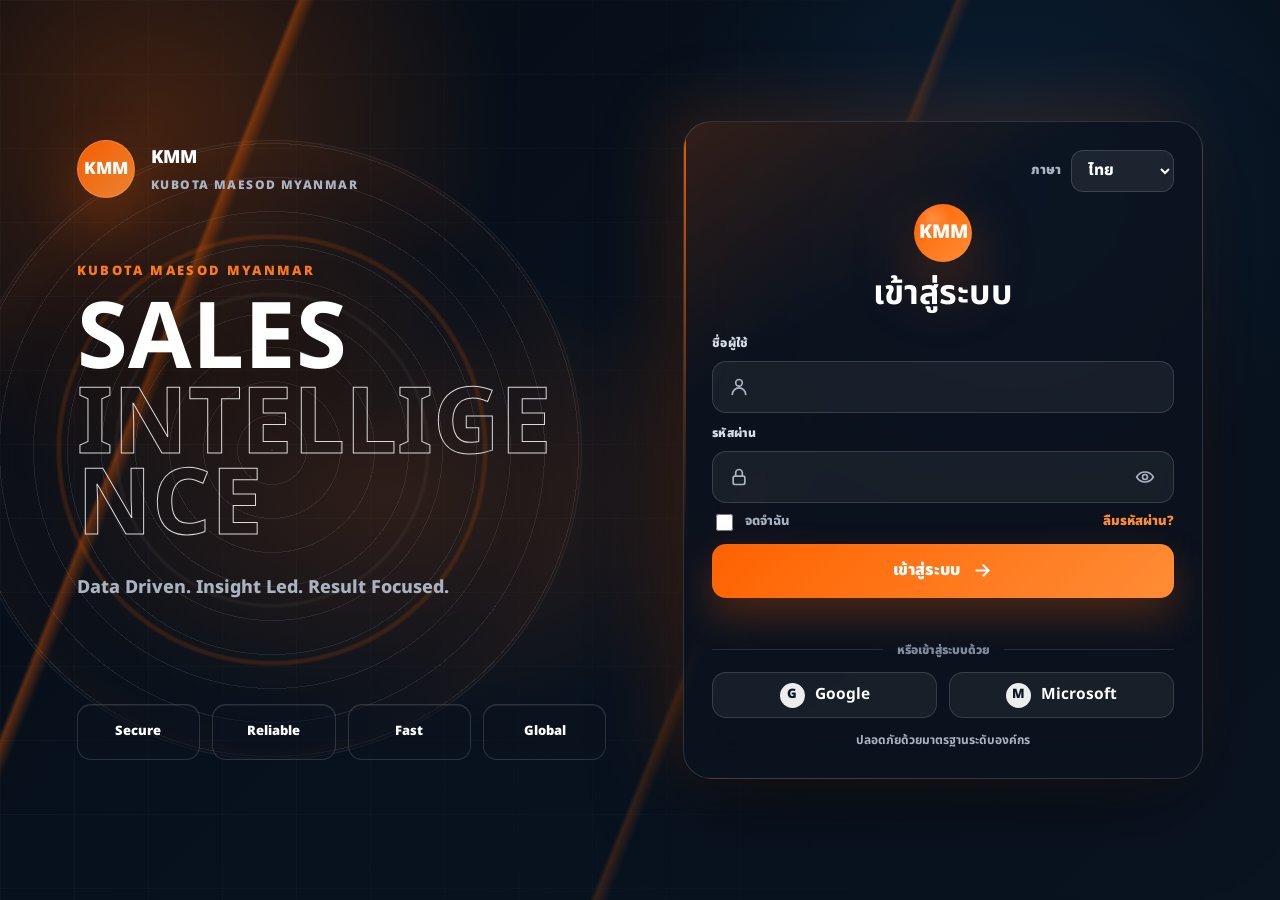
<file: index.html>
<!DOCTYPE html>
<html lang="th">
  <head>
    <meta http-equiv="refresh" content="0; url=./dashboard/login.html?returnTo=focus.html" />
  </head>
  <body>
    <a href="./dashboard/login.html?returnTo=focus.html">KMM Sales Command Center</a>
  </body>
</html>
</file>
<file: dashboard/css/bi-core.css>
/* KMM Sales Intelligence v4 core bundle */
@import url("https://fonts.googleapis.com/css2?family=Noto+Sans+Thai:wght@400;600;700;800;900&display=swap");
@import url("design-system.css");
@import url("bi-layout.css");
@import url("bi-components.css");
@import url("bi-modules.css");
@import url("bi-enterprise.css");
@import url("security.css?v=v16-login-2");

html,
body,
button,
input,
select,
textarea {
  font-family: "Noto Sans Thai", Inter, system-ui, -apple-system, BlinkMacSystemFont, "Segoe UI", sans-serif;
}

html[lang="th"],
html[data-language="th"] {
  line-height: 1.62;
}

* {
  min-width: 0;
}

body {
  overflow-x: hidden;
}

.app-shell,
.main-content,
.enterprise-header,
.topbar,
.page-head,
.panel,
.kpi-card,
.security-bar,
.settings-panel {
  max-width: 100%;
}

button,
.enterprise-action,
.export-button,
.report-button-v71,
.login-button,
.settings-save,
.security-settings,
.security-profile,
.nav-menu a {
  white-space: normal;
  overflow-wrap: anywhere;
  line-height: 1.35;
}

html[data-language="th"] h1,
html[data-language="th"] h2,
html[data-language="th"] h3,
html[data-language="th"] p,
html[data-language="th"] span,
html[data-language="th"] small,
html[data-language="th"] strong,
html[data-language="th"] label,
html[data-language="th"] td,
html[data-language="th"] th {
  overflow-wrap: anywhere;
  word-break: normal;
}

html[data-language="th"] body {
  font-size: 15.5px;
  line-height: 1.68;
}

html[data-language="th"] .panel p,
html[data-language="th"] .kpi-card small,
html[data-language="th"] .enterprise-ai-card p,
html[data-language="th"] .copilot-card p {
  line-height: 1.55;
}

html[data-language="th"] .kpi-card span,
html[data-language="th"] .premium-stat-card span,
html[data-language="th"] .intel-value-card span {
  letter-spacing: 0;
}

.nav-menu strong,
.nav-menu small {
  display: block;
  line-height: 1.35;
}

.nav-menu a span:last-child {
  min-width: 0;
  overflow: hidden;
}

html[data-language="th"] .nav-menu strong {
  font-size: 13px;
}

html[data-language="th"] .nav-menu small {
  font-size: 11px;
}

.enterprise-actions,
.export-actions,
.report-actions-v71,
.copilot-presets,
.settings-actions {
  flex-wrap: wrap;
}

.enterprise-action,
.export-button,
.report-button-v71,
.copilot-presets button {
  min-height: 42px;
}

.filter-bar,
.kpi-grid,
.module-grid,
.cockpit-grid,
.cockpit-analysis-grid,
.dashboard-grid-2,
.enterprise-intel-grid,
.enterprise-kpi-wall,
.enterprise-insight-grid {
  max-width: 100%;
}

.chart-box,
.table-wrap,
.salesman-table-wrap {
  max-width: 100%;
  overflow-x: auto;
}

.language-switch {
  display: flex;
  align-items: center;
  justify-content: flex-end;
  gap: 10px;
  margin-bottom: 18px;
}

.language-switch label {
  color: #344054;
  font-size: 13px;
  font-weight: 900;
}

.language-switch select {
  min-height: 40px;
  border: 1px solid #d0d5dd;
  border-radius: 8px;
  background: #ffffff;
  color: #101828;
  padding: 0 12px;
  font-weight: 800;
}

.security-note {
  display: grid;
  gap: 2px;
  max-width: 280px;
  padding: 8px 10px;
  border: 1px solid rgba(180, 83, 9, 0.24);
  border-radius: 8px;
  background: #fff8eb;
  color: #7c2d12;
  font-size: 11px;
  line-height: 1.35;
}

.security-note strong,
.security-note span {
  display: block;
}

.settings-security-note {
  display: grid;
  gap: 6px;
  margin: 16px 0 22px;
  padding: 16px;
  border: 1px solid rgba(180, 83, 9, 0.26);
  border-radius: 8px;
  background: #fff8eb;
  color: #7c2d12;
}

.settings-security-note span {
  font-size: 12px;
  font-weight: 900;
  text-transform: uppercase;
}

.settings-security-note strong {
  color: #9a3412;
  font-size: 18px;
}

.settings-security-note p,
.settings-security-note small {
  margin: 0;
  color: #7c2d12;
}

.how-to-read-panel {
  display: grid;
  grid-template-columns: minmax(180px, 0.8fr) minmax(0, 2fr);
  gap: 18px;
  align-items: start;
  margin: 18px 0 24px;
  padding: 18px;
  border: 1px solid rgba(23, 32, 51, 0.08);
  border-radius: 8px;
  background: #ffffff;
  box-shadow: 0 14px 38px rgba(15, 23, 42, 0.06);
}

.how-to-read-panel h2,
.how-to-read-panel ol,
.how-to-read-panel li {
  margin: 0;
}

.how-to-read-panel ol {
  display: grid;
  gap: 8px;
  padding-left: 22px;
  color: #344054;
  font-weight: 700;
}

.settings-enterprise-panel {
  margin-top: 18px;
}

.settings-summary-grid {
  display: grid;
  grid-template-columns: repeat(auto-fit, minmax(170px, 1fr));
  gap: 12px;
}

.settings-summary-grid article,
.settings-placeholder-list span {
  display: grid;
  gap: 4px;
  padding: 14px;
  border: 1px solid rgba(23, 32, 51, 0.08);
  border-radius: 8px;
  background: #f8fafc;
}

.settings-summary-grid span,
.settings-placeholder-list span {
  color: #667085;
  font-size: 12px;
  font-weight: 900;
}

.settings-summary-grid strong {
  color: #101828;
  font-size: 16px;
}

.settings-placeholder-list {
  display: flex;
  flex-wrap: wrap;
  gap: 10px;
  margin-top: 14px;
}

.intel-foundation-card {
  display: grid;
  gap: 8px;
  min-height: 100%;
  padding: 18px;
  border: 1px solid rgba(23, 32, 51, 0.08);
  border-radius: 8px;
  background: #fff8eb;
}

.intel-foundation-card span {
  color: #b45309;
  font-size: 11px;
  font-weight: 900;
  text-transform: uppercase;
}

.intel-foundation-card strong,
.intel-foundation-card b {
  color: #101828;
}

.intel-foundation-card p {
  margin: 0;
  color: #667085;
}

@media (max-width: 720px) {
  .enterprise-actions,
  .export-actions,
  .report-actions-v71,
  .copilot-input-row,
  .security-bar {
    display: grid;
    grid-template-columns: 1fr;
  }

  .enterprise-action,
  .export-button,
  .report-button-v71,
  .copilot-submit,
  .login-button,
  .settings-save {
    width: 100%;
  }

  .main-content {
    width: 100%;
    max-width: 100vw;
    overflow-x: hidden;
  }

  .app-shell {
    max-width: 100vw;
    overflow-x: hidden;
  }

  .sidebar {
    max-width: 100%;
  }

  .top-meta,
  .enterprise-kpi-wall,
  .enterprise-intel-grid,
  .enterprise-insight-grid,
  .module-grid,
  .kpi-grid {
    grid-template-columns: 1fr !important;
  }

  .how-to-read-panel {
    grid-template-columns: 1fr;
  }

  .brand,
  .nav-menu a,
  .sidebar-footer {
    max-width: 100%;
  }
}
</file>
<file: dashboard/css/v16-design-system.css>
:root {
  --v16-orange: #FF6200;
  --v16-orange-700: #D94F00;
  --v16-orange-100: #fff0e7;
  --v16-dark: #252A34;
  --v16-dark-2: #1f252e;
  --v16-dark-3: #303743;
  --v16-ink: #111827;
  --v16-muted: #6B7280;
  --v16-subtle: #9aa2ae;
  --v16-canvas: #F5F6F8;
  --v16-card: #FFFFFF;
  --v16-line: #E5E7EB;
  --v16-line-strong: #d2d8e1;
  --v16-green: #16A34A;
  --v16-green-100: #e9f7ee;
  --v16-red: #DC2626;
  --v16-red-100: #fff0ed;
  --v16-amber: #F59E0B;
  --v16-radius: 18px;
  --v16-control-radius: 12px;
  --v16-shadow: 0 16px 40px rgba(37, 42, 52, 0.08);
  --v16-shadow-soft: 0 8px 24px rgba(37, 42, 52, 0.06);
  --v16-transition: 160ms ease;
}

* {
  box-sizing: border-box;
}

html {
  min-width: 320px;
  background: var(--v16-canvas);
}

body.v16-enterprise-body {
  margin: 0;
  background: var(--v16-canvas);
  color: var(--v16-ink);
  font-family: Inter, "Noto Sans Thai", "Segoe UI", Arial, sans-serif;
  letter-spacing: 0;
  text-rendering: optimizeLegibility;
}

button,
select,
input {
  font: inherit;
}

button {
  border: 0;
}

a {
  color: inherit;
}

.v16-empty {
  display: grid;
  min-height: 120px;
  place-items: center;
  border: 1px dashed var(--v16-line-strong);
  border-radius: var(--v16-radius);
  color: var(--v16-muted);
  font-size: 13px;
  font-weight: 700;
}

.v16-icon {
  display: inline-block;
  width: 1em;
  height: 1em;
  stroke: currentColor;
  stroke-width: 2;
  stroke-linecap: round;
  stroke-linejoin: round;
  fill: none;
  vertical-align: -0.14em;
}
</file>
<file: dashboard/css/v16-layout.css>
.v16-app {
  display: grid;
  grid-template-columns: 256px minmax(0, 1fr);
  min-height: 100vh;
}

.v16-sidebar {
  position: sticky;
  top: 0;
  height: 100vh;
  min-height: 720px;
  display: flex;
  flex-direction: column;
  padding: 28px 16px 18px;
  overflow: hidden;
  background:
    linear-gradient(145deg, rgba(255, 255, 255, 0.06), rgba(255, 255, 255, 0) 34%),
    var(--v16-dark);
  color: #fff;
}

.v16-main {
  min-width: 0;
  padding: 24px 24px 32px;
}

.v16-workspace {
  width: min(100%, 1540px);
  margin: 0 auto;
}

.v16-header {
  display: grid;
  grid-template-columns: minmax(280px, 1fr) auto;
  gap: 24px;
  align-items: center;
  margin-bottom: 18px;
}

.v16-header-controls {
  display: flex;
  min-width: 0;
  align-items: center;
  justify-content: flex-end;
  gap: 10px;
}

.v16-header #securityBar {
  display: none;
}

.v16-filter-bar {
  display: grid;
  grid-template-columns: repeat(5, minmax(130px, 1fr)) 44px;
  gap: 10px;
  margin-bottom: 18px;
  min-height: 66px;
  align-items: center;
  padding: 4px 10px;
  border: 1px solid var(--v16-line);
  border-radius: var(--v16-radius);
  background: var(--v16-card);
  box-shadow: var(--v16-shadow-soft);
}

.v16-content {
  display: grid;
  gap: 16px;
}

.v16-command-row {
  display: grid;
  grid-template-columns: minmax(430px, 0.72fr) minmax(640px, 1fr);
  gap: 16px;
}

.v16-kpi-strip {
  display: grid;
  grid-template-columns: repeat(7, minmax(118px, 1fr));
  overflow: hidden;
  border: 1px solid var(--v16-line);
  border-radius: var(--v16-radius);
  background: var(--v16-card);
  box-shadow: var(--v16-shadow-soft);
}

.v16-grid-top {
  display: grid;
  grid-template-columns: minmax(310px, 0.84fr) minmax(260px, 0.7fr) minmax(440px, 1.28fr);
  gap: 16px;
}

.v16-grid-bottom {
  display: grid;
  grid-template-columns: minmax(400px, 1.16fr) minmax(300px, 0.86fr) minmax(300px, 0.86fr);
  gap: 16px;
}

.v16-grid-summary {
  display: grid;
  grid-template-columns: minmax(520px, 1fr) minmax(340px, 0.52fr);
  gap: 16px;
}

@media (max-width: 1360px) {
  .v16-app {
    grid-template-columns: 228px minmax(0, 1fr);
  }

  .v16-header {
    grid-template-columns: 1fr;
  }

  .v16-header-controls {
    flex-wrap: wrap;
    justify-content: flex-start;
  }

  .v16-header-controls .v16-field {
    display: none;
  }

  .v16-command-row,
  .v16-grid-top,
  .v16-grid-bottom,
  .v16-grid-summary {
    grid-template-columns: 1fr;
  }

  .v16-kpi-strip {
    grid-template-columns: repeat(4, minmax(150px, 1fr));
  }

  .v16-filter-bar {
    grid-template-columns: repeat(5, minmax(0, 1fr)) 44px;
  }
}

@media (max-width: 980px) {
  .v16-app {
    display: block;
  }

  .v16-sidebar {
    position: relative;
    height: auto;
    min-height: 0;
    padding: 18px 14px;
  }

  .v16-main {
    padding: 16px;
  }

  .v16-header,
  .v16-header-controls,
  .v16-filter-bar {
    display: grid;
    grid-template-columns: 1fr;
  }
}

@media (max-width: 640px) {
  .v16-main {
    padding: 14px;
  }

  .v16-header-controls {
    grid-template-columns: minmax(0, 1fr) 40px 40px;
    align-items: center;
  }

  .v16-filter-bar {
    display: flex;
    min-height: 66px;
    align-items: center;
    overflow-x: auto;
    padding: 4px 8px;
  }

  .v16-filter-bar .v16-field {
    flex: 0 0 142px;
  }

  .v16-filter-bar .v16-tool-button,
  .v16-filter-bar .v16-export-button {
    flex: 0 0 auto;
  }

  .v16-kpi-strip {
    grid-template-columns: 1fr;
  }
}
</file>
<file: dashboard/css/v16-components.css>
.v16-brand {
  display: grid;
  gap: 2px;
  padding: 0 14px 28px;
}

.v16-brand-mark {
  color: var(--v16-orange);
  font-size: 46px;
  font-weight: 900;
  font-style: italic;
  line-height: 0.95;
}

.v16-brand strong {
  color: rgba(255, 255, 255, 0.88);
  font-size: 10px;
  font-weight: 800;
}

.v16-nav {
  display: grid;
  gap: 6px;
}

.v16-nav a {
  display: grid;
  grid-template-columns: 36px minmax(0, 1fr);
  gap: 10px;
  align-items: center;
  min-height: 52px;
  padding: 8px 12px;
  border-radius: var(--v16-control-radius);
  color: rgba(255, 255, 255, 0.88);
  font-size: 15px;
  font-weight: 700;
  text-decoration: none;
  transition: background var(--v16-transition), color var(--v16-transition), transform var(--v16-transition);
}

.v16-nav a:hover,
.v16-nav a.is-active {
  background: var(--v16-orange);
  color: #fff;
  transform: translateY(-1px);
}

.v16-nav-icon {
  display: grid;
  width: 28px;
  height: 28px;
  place-items: center;
  color: #fff;
  font-size: 21px;
  font-weight: 800;
}

.v16-side-health {
  display: grid;
  gap: 12px;
  margin-top: auto;
  padding: 16px 14px 12px;
  border: 1px solid rgba(255, 255, 255, 0.2);
  border-radius: var(--v16-radius);
  background: rgba(255, 255, 255, 0.04);
}

.v16-side-health h2 {
  margin: 0;
  font-size: 13px;
  font-weight: 800;
  text-align: center;
}

.v16-side-gauge {
  display: grid;
  width: 150px;
  height: 150px;
  place-items: center;
  justify-self: center;
  border-radius: 50%;
  background: conic-gradient(var(--v16-orange) var(--score, 0%), rgba(255, 255, 255, 0.15) 0);
}

.v16-side-gauge > div {
  display: grid;
  width: 104px;
  height: 104px;
  place-items: center;
  border-radius: 50%;
  background: var(--v16-dark);
}

.v16-side-gauge strong {
  display: block;
  font-size: 34px;
  line-height: 0.95;
  text-align: center;
}

.v16-side-gauge span {
  display: block;
  color: #fff;
  font-size: 14px;
  font-weight: 700;
  text-align: center;
}

.v16-side-health p {
  margin: 0;
  color: #20d36b;
  font-size: 15px;
  font-weight: 800;
  text-align: center;
}

.v16-side-health footer {
  display: flex;
  align-items: center;
  justify-content: space-between;
  gap: 10px;
  padding-top: 12px;
  border-top: 1px solid rgba(255, 255, 255, 0.18);
  color: rgba(255, 255, 255, 0.74);
  font-size: 12px;
}

.v16-side-health button {
  width: 28px;
  height: 28px;
  border-radius: 50%;
  background: transparent;
  color: #fff;
  cursor: pointer;
}

.v16-side-foot {
  display: grid;
  gap: 9px;
  margin-top: 14px;
}

.v16-side-foot > span {
  color: rgba(255, 255, 255, 0.55);
  font-size: 11px;
  text-align: center;
}

.v16-user,
.v16-profile {
  display: grid;
  grid-template-columns: 36px minmax(0, 1fr);
  gap: 10px;
  align-items: center;
}

.v16-user strong,
.v16-profile strong {
  display: block;
  overflow: hidden;
  color: #fff;
  font-size: 13px;
  text-overflow: ellipsis;
  white-space: nowrap;
}

.v16-user span,
.v16-profile span {
  display: block;
  overflow: hidden;
  margin-top: 2px;
  color: rgba(255, 255, 255, 0.62);
  font-size: 11px;
  text-overflow: ellipsis;
  white-space: nowrap;
}

.v16-avatar {
  display: grid;
  width: 36px;
  height: 36px;
  place-items: center;
  border-radius: 50%;
  background: linear-gradient(#eceff3, #cdd3dd);
  color: var(--v16-dark);
  font-weight: 900;
}

.v16-title-block h1 {
  margin: 2px 0 6px;
  font-size: 28px;
  line-height: 1.15;
}

.v16-title-block p {
  margin: 0;
  color: var(--v16-muted);
  font-size: 14px;
}

.v16-field {
  position: relative;
  display: grid;
  width: 100%;
  min-width: 128px;
  height: 58px;
  align-content: center;
  padding: 7px 34px 8px 10px;
  border: 1px solid var(--v16-line);
  border-radius: var(--v16-control-radius);
  background: #fff;
  box-shadow: var(--v16-shadow-soft);
}

.v16-filter-bar .v16-field {
  min-width: 0;
}

.v16-field span {
  color: var(--v16-muted);
  font-size: 11px;
}

.v16-field select {
  width: 100%;
  min-width: 0;
  overflow: hidden;
  appearance: none;
  border: 0;
  outline: 0;
  background: transparent;
  color: var(--v16-dark);
  font-size: 13px;
  font-weight: 700;
  text-overflow: ellipsis;
  white-space: nowrap;
}

.v16-field i {
  position: absolute;
  right: 12px;
  bottom: 13px;
  color: var(--v16-muted);
  font-style: normal;
  pointer-events: none;
}

.v16-search {
  display: flex;
  width: 126px;
  height: 42px;
  align-items: center;
  gap: 6px;
  padding: 0 10px;
  border: 1px solid var(--v16-line);
  border-radius: var(--v16-control-radius);
  background: #fff;
}

.v16-search input {
  width: 100%;
  min-width: 0;
  border: 0;
  outline: 0;
  font-size: 12px;
}

.v16-language {
  display: grid;
  width: 116px;
  height: 42px;
  align-content: center;
  padding: 4px 10px;
  border: 1px solid var(--v16-line);
  border-radius: var(--v16-control-radius);
  background: #fff;
}

.v16-language span {
  overflow: hidden;
  color: var(--v16-muted);
  font-size: 9px;
  font-weight: 700;
  text-overflow: ellipsis;
  white-space: nowrap;
}

.v16-language select {
  width: 100%;
  min-width: 0;
  appearance: none;
  border: 0;
  outline: 0;
  background: transparent;
  color: var(--v16-dark);
  font-size: 12px;
  font-weight: 800;
}

.v16-tool-button {
  position: relative;
  width: 40px;
  height: 40px;
  border-radius: var(--v16-control-radius);
  background: transparent;
  color: var(--v16-ink);
  cursor: pointer;
  font-size: 21px;
  transition: background var(--v16-transition), transform var(--v16-transition);
}

.v16-tool-button:hover {
  background: #fff;
  transform: translateY(-1px);
}

.v16-export-button {
  display: inline-flex;
  min-height: 40px;
  align-items: center;
  justify-content: center;
  gap: 8px;
  padding: 0 14px;
  border-radius: var(--v16-control-radius);
  background: var(--v16-dark);
  color: #fff;
  cursor: pointer;
  font-size: 13px;
  font-weight: 800;
  transition: background var(--v16-transition), transform var(--v16-transition);
}

.v16-export-button:hover {
  background: var(--v16-orange);
  transform: translateY(-1px);
}

.v16-notification b {
  position: absolute;
  top: 2px;
  right: 3px;
  display: grid;
  width: 17px;
  height: 17px;
  place-items: center;
  border-radius: 50%;
  background: #c90000;
  color: #fff;
  font-size: 10px;
}

.v16-profile {
  grid-template-columns: 40px minmax(110px, 1fr) 16px;
  min-width: 190px;
}

.v16-profile strong {
  color: var(--v16-ink);
}

.v16-profile span {
  color: var(--v16-muted);
}

.v16-profile i {
  color: var(--v16-muted);
  font-style: normal;
}

.v16-mission-card,
.v16-panel {
  min-width: 0;
  border: 1px solid var(--v16-line);
  border-radius: var(--v16-radius);
  background: var(--v16-card);
  box-shadow: var(--v16-shadow-soft);
  transition: box-shadow var(--v16-transition), transform var(--v16-transition), border-color var(--v16-transition);
}

.v16-mission-card:hover,
.v16-panel:hover,
.v16-kpi-card:hover {
  border-color: rgba(255, 98, 0, 0.28);
  box-shadow: var(--v16-shadow);
  transform: translateY(-2px);
}

.v16-mission-card {
  display: grid;
  grid-template-columns: 84px minmax(0, 1fr) 150px;
  gap: 18px;
  align-items: center;
  min-height: 178px;
  padding: 28px 26px;
}

.v16-mission-icon {
  display: grid;
  width: 80px;
  height: 80px;
  place-items: center;
  border-radius: 20px;
  background: linear-gradient(135deg, var(--v16-orange), #ff8540);
  color: #fff;
  font-size: 54px;
  box-shadow: 0 18px 34px rgba(255, 98, 0, 0.22);
}

.v16-mission-copy span,
.v16-mission-progress span,
.v16-panel-head h3 {
  color: var(--v16-orange);
  font-size: 12px;
  font-weight: 900;
  text-transform: uppercase;
}

.v16-mission-copy h2 {
  margin: 10px 0 14px;
  font-size: 21px;
  line-height: 1.2;
}

.v16-mission-copy p,
.v16-mission-progress p {
  margin: 0;
  color: var(--v16-muted);
  font-size: 13px;
}

.v16-mission-progress {
  display: grid;
  justify-items: end;
  gap: 8px;
}

.v16-mission-progress strong {
  color: var(--v16-orange);
  font-size: 36px;
  line-height: 1;
}

.v16-mission-progress small {
  font-size: 20px;
}

.v16-kpi-card {
  min-width: 0;
  display: grid;
  align-content: center;
  gap: 8px;
  min-height: 178px;
  padding: 20px 14px 14px;
  border-right: 1px solid var(--v16-line);
  transition: background var(--v16-transition), transform var(--v16-transition), box-shadow var(--v16-transition);
}

.v16-kpi-card:last-child {
  border-right: 0;
}

.v16-kpi-top {
  display: flex;
  justify-content: space-between;
  color: var(--v16-orange);
  font-size: 28px;
  line-height: 1;
}

.v16-kpi-top i {
  color: var(--v16-subtle);
  font-style: normal;
  font-size: 22px;
}

.v16-kpi-card p {
  margin: 0;
  color: var(--v16-dark);
  font-size: 12px;
  font-weight: 700;
}

.v16-kpi-card strong {
  overflow: hidden;
  font-size: 28px;
  line-height: 1;
  text-overflow: ellipsis;
  white-space: nowrap;
}

.v16-kpi-card small {
  color: var(--v16-muted);
  font-size: 11px;
}

.v16-sparkline {
  display: flex;
  height: 28px;
  align-items: end;
  gap: 3px;
}

.v16-sparkline i {
  flex: 1;
  min-width: 3px;
  border-radius: 999px 999px 0 0;
  background: linear-gradient(180deg, rgba(255, 98, 0, 0.82), rgba(255, 98, 0, 0.2));
}

.v16-kpi-card em {
  color: var(--v16-orange);
  font-size: 12px;
  font-style: normal;
  font-weight: 800;
}

.v16-kpi-card em.good {
  color: var(--v16-green);
}

.v16-kpi-card em.watch {
  color: var(--v16-amber);
}

.v16-kpi-card em.risk {
  color: var(--v16-orange);
}

.v16-sales-kpi-row {
  display: grid;
  grid-template-columns: repeat(6, minmax(150px, 1fr));
  overflow: hidden;
  border: 1px solid var(--v16-line);
  border-radius: var(--v16-radius);
  background: var(--v16-card);
  box-shadow: var(--v16-shadow-soft);
}

.v16-sales-drilldowns {
  display: grid;
  grid-template-columns: auto repeat(3, minmax(150px, 220px));
  gap: 10px;
  align-items: center;
  width: fit-content;
  max-width: 100%;
  padding: 8px 10px;
  border: 1px solid var(--v16-line);
  border-radius: var(--v16-radius);
  background: var(--v16-card);
  box-shadow: var(--v16-shadow-soft);
}

.v16-sales-drilldowns > span {
  color: var(--v16-orange);
  font-size: 11px;
  font-weight: 900;
  text-transform: uppercase;
}

.v16-sales-drilldowns label {
  display: grid;
  gap: 3px;
  min-width: 0;
}

.v16-sales-drilldowns small {
  color: var(--v16-muted);
  font-size: 10px;
  font-weight: 800;
}

.v16-sales-drilldowns select {
  min-width: 0;
  height: 34px;
  padding: 0 28px 0 10px;
  border: 1px solid var(--v16-line);
  border-radius: var(--v16-control-radius);
  background: #fff;
  color: var(--v16-dark);
  font-size: 12px;
  font-weight: 800;
}

.v16-panel {
  padding: 16px 18px;
}

.v16-panel-head {
  display: flex;
  align-items: center;
  justify-content: space-between;
  gap: 12px;
  margin-bottom: 14px;
}

.v16-panel-head h3 {
  margin: 0;
}

.v16-mini-select {
  min-height: 30px;
  padding: 0 30px 0 12px;
  border: 1px solid var(--v16-line);
  border-radius: var(--v16-control-radius);
  background: #fff;
  color: var(--v16-dark);
  font-size: 11px;
}

.v16-priority-list,
.v16-action-detail dl,
.v16-rank-list {
  display: grid;
  gap: 8px;
}

.v16-priority-row {
  display: grid;
  grid-template-columns: 30px 18px minmax(0, 1fr) auto;
  gap: 9px;
  align-items: center;
  min-height: 40px;
  padding: 5px 4px;
  border-bottom: 1px solid rgba(226, 230, 236, 0.78);
}

.v16-priority-row:last-child {
  border-bottom: 0;
}

.v16-priority-row span {
  display: grid;
  width: 28px;
  height: 28px;
  place-items: center;
  border-radius: 50%;
  background: var(--v16-orange);
  color: #fff;
  font-size: 17px;
}

.v16-priority-row b {
  color: var(--v16-orange);
  font-size: 13px;
}

.v16-priority-row p,
.v16-priority-row strong {
  margin: 0;
  color: var(--v16-ink);
  font-size: 12px;
  font-weight: 700;
}

.v16-action-detail dl {
  margin: 0 0 16px;
}

.v16-action-detail div {
  display: grid;
  grid-template-columns: 80px minmax(0, 1fr);
  gap: 12px;
}

.v16-action-detail dt {
  color: var(--v16-dark);
  font-size: 14px;
}

.v16-action-detail dd {
  margin: 0;
  color: var(--v16-ink);
  font-size: 14px;
  font-weight: 800;
}

.v16-action-detail button {
  display: flex;
  width: 100%;
  min-height: 34px;
  align-items: center;
  justify-content: center;
  gap: 8px;
  border-radius: var(--v16-control-radius);
  background: var(--v16-orange);
  color: #fff;
  cursor: pointer;
  font-size: 13px;
  font-weight: 800;
  transition: background var(--v16-transition), transform var(--v16-transition);
}

.v16-action-detail button:hover {
  background: var(--v16-orange-700);
  transform: translateY(-1px);
}

.v16-chart-box {
  position: relative;
  height: 226px;
  min-height: 226px;
}

.v16-chart-box.short {
  height: 214px;
  min-height: 214px;
}

.v16-panel-note {
  margin: 10px 0 0;
  color: var(--v16-muted);
  font-size: 11px;
  font-weight: 700;
}

@media (max-width: 1360px) {
  .v16-sales-kpi-row {
    grid-template-columns: repeat(3, minmax(160px, 1fr));
  }
}

@media (max-width: 980px) {
  .v16-sales-drilldowns {
    width: 100%;
    grid-template-columns: 1fr;
  }
}

@media (max-width: 640px) {
  .v16-sales-kpi-row {
    grid-template-columns: 1fr;
  }
}

.v16-chart-box canvas {
  display: block;
  width: 100%;
  height: 100%;
}

.v16-rank-row {
  display: grid;
  grid-template-columns: 20px minmax(0, 1fr) minmax(90px, 1fr) 36px;
  gap: 10px;
  align-items: center;
  min-height: 28px;
}

.v16-rank-row b,
.v16-rank-row strong,
.v16-rank-row span {
  font-size: 12px;
}

.v16-rank-row b {
  color: var(--v16-ink);
}

.v16-rank-row span {
  overflow: hidden;
  text-overflow: ellipsis;
  white-space: nowrap;
}

.v16-rank-row i {
  height: 4px;
  border-radius: 999px;
  background: linear-gradient(90deg, var(--v16-orange) var(--bar), #edf0f4 var(--bar));
}

.v16-rank-row strong {
  text-align: right;
}

.v16-insight-strip {
  display: grid;
  grid-template-columns: repeat(4, minmax(0, 1fr));
  gap: 10px;
  padding: 10px;
  border: 1px solid var(--v16-line);
  border-radius: var(--v16-radius);
  background: #fafbfc;
}

.v16-insight-mini {
  display: grid;
  grid-template-columns: 52px minmax(0, 1fr);
  gap: 10px;
  align-items: center;
}

.v16-insight-mini span {
  height: 44px;
  border-radius: 5px;
  background:
    linear-gradient(140deg, transparent 48%, rgba(22, 163, 74, 0.16) 49%),
    var(--v16-green-100);
}

.v16-insight-mini.risk span {
  background:
    linear-gradient(140deg, transparent 48%, rgba(229, 72, 46, 0.15) 49%),
    var(--v16-red-100);
}

.v16-insight-mini strong {
  display: block;
  overflow: hidden;
  font-size: 12px;
  text-overflow: ellipsis;
  white-space: nowrap;
}

.v16-insight-mini p {
  margin: 4px 0 0;
  color: var(--v16-muted);
  font-size: 11px;
}

.v16-pipeline {
  display: grid;
  grid-template-columns: 148px minmax(0, 1fr);
  gap: 20px;
  align-items: center;
}

.v16-donut-box {
  position: relative;
  height: 132px;
}

.v16-donut-box > div {
  position: absolute;
  inset: 39px;
  display: grid;
  place-items: center;
  text-align: center;
  pointer-events: none;
}

.v16-donut-box strong {
  display: block;
  font-size: 25px;
  line-height: 1;
}

.v16-donut-box span {
  display: block;
  margin-top: 2px;
  font-size: 10px;
}

.v16-pipeline ul {
  display: grid;
  gap: 14px;
  margin: 0;
  padding: 0;
  list-style: none;
}

.v16-pipeline li {
  display: grid;
  grid-template-columns: 9px minmax(0, 1fr) auto;
  gap: 9px;
  align-items: center;
  font-size: 12px;
}

.v16-pipeline li b {
  width: 9px;
  height: 9px;
  border-radius: 50%;
  background: var(--v16-orange);
}

.v16-pipeline li:nth-child(2) b {
  background: var(--v16-subtle);
}

.v16-pipeline li:nth-child(3) b {
  background: #d5dae2;
}

.v16-page-band {
  display: grid;
  grid-template-columns: repeat(3, minmax(0, 1fr));
  gap: 16px;
}

.v16-page-band.two {
  grid-template-columns: repeat(2, minmax(0, 1fr));
}

.v16-page-band.wide {
  grid-template-columns: minmax(420px, 1.15fr) minmax(320px, 0.85fr);
}

.v16-metric-grid {
  display: grid;
  grid-template-columns: repeat(3, minmax(0, 1fr));
  gap: 10px;
}

.v16-metric-tile {
  min-height: 94px;
  padding: 14px;
  border: 1px solid var(--v16-line);
  border-radius: var(--v16-control-radius);
  background: #fafbfc;
}

.v16-metric-tile span {
  color: var(--v16-muted);
  font-size: 11px;
  font-weight: 800;
  text-transform: uppercase;
}

.v16-metric-tile strong {
  display: block;
  margin-top: 8px;
  overflow: hidden;
  color: var(--v16-ink);
  font-size: 24px;
  text-overflow: ellipsis;
  white-space: nowrap;
}

.v16-metric-tile p {
  margin: 6px 0 0;
  color: var(--v16-muted);
  font-size: 11px;
}

.v16-bullet-list,
.v16-timeline-list,
.v16-missing-list {
  display: grid;
  gap: 10px;
  margin: 0;
  padding: 0;
  list-style: none;
}

.v16-bullet-list li,
.v16-timeline-list li,
.v16-missing-list li {
  display: grid;
  gap: 5px;
  padding: 10px 12px;
  border: 1px solid var(--v16-line);
  border-radius: var(--v16-control-radius);
  background: #fafbfc;
}

.v16-bullet-list strong,
.v16-timeline-list strong,
.v16-missing-list strong {
  color: var(--v16-ink);
  font-size: 13px;
}

.v16-bullet-list span,
.v16-timeline-list span,
.v16-missing-list span {
  color: var(--v16-muted);
  font-size: 12px;
}

.v16-funnel {
  display: grid;
  gap: 10px;
}

.v16-funnel-step {
  display: grid;
  width: var(--width);
  min-height: 38px;
  place-items: center;
  justify-self: center;
  border-radius: 12px;
  background: linear-gradient(90deg, var(--v16-orange), #ff904f);
  color: #fff;
  font-size: 12px;
  font-weight: 900;
  text-align: center;
}

.v16-funnel-step:nth-child(2) {
  background: #7c8593;
}

.v16-funnel-step:nth-child(3) {
  background: #aeb5bf;
}

.v16-progress-stack,
.v16-org-list,
.v16-export-stack {
  display: grid;
  gap: 10px;
}

.v16-progress-row {
  display: grid;
  grid-template-columns: minmax(0, 1fr) auto;
  gap: 8px 12px;
  align-items: center;
  padding: 11px 12px;
  border: 1px solid var(--v16-line);
  border-radius: var(--v16-control-radius);
  background: #fafbfc;
}

.v16-progress-row strong,
.v16-org-list strong,
.v16-spotlight strong,
.v16-report-card strong {
  display: block;
  overflow: hidden;
  color: var(--v16-ink);
  font-size: 13px;
  text-overflow: ellipsis;
  white-space: nowrap;
}

.v16-progress-row span,
.v16-org-list span,
.v16-spotlight p,
.v16-report-card p {
  margin: 4px 0 0;
  color: var(--v16-muted);
  font-size: 12px;
}

.v16-progress-row b {
  color: var(--v16-orange);
  font-size: 13px;
}

.v16-progress-row .v16-progress {
  grid-column: 1 / -1;
}

.v16-org-list {
  margin: 0;
  padding: 0;
  list-style: none;
}

.v16-org-list li {
  padding: 11px 12px;
  border: 1px solid var(--v16-line);
  border-radius: var(--v16-control-radius);
  background: #fafbfc;
}

.v16-table-wrap {
  overflow-x: auto;
}

.v16-table {
  width: 100%;
  min-width: 520px;
  border-collapse: collapse;
}

.v16-table th,
.v16-table td {
  padding: 10px 9px;
  border-bottom: 1px solid var(--v16-line);
  color: var(--v16-ink);
  font-size: 12px;
  text-align: left;
  white-space: nowrap;
}

.v16-table th {
  color: var(--v16-muted);
  font-size: 11px;
  font-weight: 900;
  text-transform: uppercase;
}

.v16-spotlight {
  display: grid;
  gap: 10px;
  min-height: 168px;
  align-content: center;
  justify-items: center;
  padding: 18px;
  border: 1px solid rgba(255, 98, 0, 0.18);
  border-radius: var(--v16-control-radius);
  background: linear-gradient(180deg, rgba(255, 98, 0, 0.08), rgba(255, 255, 255, 0));
  text-align: center;
}

.v16-spotlight.risk {
  border-color: rgba(229, 72, 46, 0.2);
  background: linear-gradient(180deg, rgba(229, 72, 46, 0.08), rgba(255, 255, 255, 0));
}

.v16-spotlight > span {
  display: grid;
  width: 52px;
  height: 52px;
  place-items: center;
  border-radius: 50%;
  background: var(--v16-orange);
  color: #fff;
}

.v16-report-grid {
  display: grid;
  grid-template-columns: repeat(5, minmax(0, 1fr));
  gap: 10px;
}

.v16-report-card {
  display: grid;
  grid-template-columns: 38px minmax(0, 1fr) 36px;
  gap: 10px;
  align-items: center;
  min-height: 92px;
  padding: 12px;
  border: 1px solid var(--v16-line);
  border-radius: var(--v16-control-radius);
  background: #fafbfc;
}

.v16-report-card > span {
  display: grid;
  width: 36px;
  height: 36px;
  place-items: center;
  border-radius: 50%;
  background: rgba(255, 98, 0, 0.12);
  color: var(--v16-orange);
}

.v16-report-card button,
.v16-export-stack button {
  display: inline-flex;
  min-height: 36px;
  align-items: center;
  justify-content: center;
  gap: 8px;
  border-radius: var(--v16-control-radius);
  background: var(--v16-dark);
  color: #fff;
  cursor: pointer;
  font-size: 12px;
  font-weight: 800;
}

.v16-report-card button {
  width: 36px;
}

.v16-export-stack button:first-child {
  background: var(--v16-orange);
}

.v16-gauge-card {
  display: grid;
  place-items: center;
  gap: 12px;
}

.v16-radial-gauge {
  display: grid;
  width: 170px;
  height: 170px;
  place-items: center;
  border-radius: 50%;
  background: conic-gradient(var(--v16-orange) var(--score, 0%), #edf0f4 0);
}

.v16-radial-gauge div {
  display: grid;
  width: 118px;
  height: 118px;
  place-items: center;
  border-radius: 50%;
  background: #fff;
  text-align: center;
}

.v16-radial-gauge strong {
  display: block;
  color: var(--v16-ink);
  font-size: 34px;
  line-height: 1;
}

.v16-radial-gauge span {
  color: var(--v16-muted);
  font-size: 12px;
  font-weight: 800;
}

.v16-progress {
  width: 100%;
  height: 8px;
  overflow: hidden;
  border-radius: 999px;
  background: #edf0f4;
}

.v16-progress-fill {
  height: 100%;
  border-radius: inherit;
  background: var(--v16-orange);
}

.security-bar {
  display: none !important;
}

@media (max-width: 1360px) {
  .v16-mission-card {
    grid-template-columns: 80px minmax(0, 1fr) 150px;
  }
}

@media (max-width: 760px) {
  .v16-brand {
    padding-bottom: 16px;
  }

  .v16-brand-mark {
    font-size: 38px;
  }

  .v16-nav {
    grid-template-columns: repeat(2, minmax(0, 1fr));
  }

  .v16-nav a {
    min-height: 46px;
    padding: 8px 10px;
  }

  .v16-side-health,
  .v16-side-foot {
    display: none;
  }

  .v16-search {
    width: 100%;
  }

  .v16-profile {
    grid-column: 1 / -1;
    min-width: 0;
  }

  .v16-mission-card,
  .v16-pipeline,
  .v16-insight-strip,
  .v16-report-grid,
  .v16-page-band,
  .v16-page-band.two,
  .v16-page-band.wide,
  .v16-metric-grid {
    grid-template-columns: 1fr;
  }

  .v16-mission-progress {
    justify-items: start;
  }

  .v16-priority-row,
  .v16-rank-row {
    grid-template-columns: 1fr;
  }
}

body[data-v16-page="settings"] .v16-filter-bar {
  display: none;
}

body[data-v16-page="settings"] .v16-content {
  gap: 0;
}

.v16-settings-layout {
  display: grid;
  grid-template-columns: 264px minmax(0, 1fr);
  gap: 18px;
  align-items: start;
}

.v16-settings-nav {
  position: sticky;
  top: 24px;
  display: grid;
  gap: 8px;
  padding: 16px;
  border: 1px solid var(--v16-line);
  border-radius: var(--v16-radius);
  background: var(--v16-card);
  box-shadow: var(--v16-shadow-soft);
}

.v16-settings-nav > strong {
  margin-bottom: 8px;
  color: var(--v16-orange);
  font-size: 12px;
  font-weight: 900;
  text-transform: uppercase;
}

.v16-settings-nav a {
  display: grid;
  grid-template-columns: 24px minmax(0, 1fr);
  gap: 10px;
  align-items: center;
  min-height: 42px;
  padding: 9px 10px;
  border-radius: var(--v16-control-radius);
  color: var(--v16-dark);
  font-size: 13px;
  font-weight: 800;
  text-decoration: none;
  transition: background var(--v16-transition), color var(--v16-transition), transform var(--v16-transition);
}

.v16-settings-nav a:hover,
.v16-settings-nav a.is-active {
  background: var(--v16-orange);
  color: #fff;
  transform: translateY(-1px);
}

.v16-settings-detail,
.v16-settings-section {
  display: grid;
  gap: 18px;
  min-width: 0;
}

.v16-settings-section {
  scroll-margin-top: 24px;
}

.v16-settings-section-head {
  display: grid;
  grid-template-columns: 52px minmax(0, 1fr);
  gap: 14px;
  align-items: center;
  padding: 18px 20px;
  border: 1px solid var(--v16-line);
  border-radius: var(--v16-radius);
  background: var(--v16-card);
  box-shadow: var(--v16-shadow-soft);
}

.v16-settings-section-head > span {
  display: grid;
  width: 48px;
  height: 48px;
  place-items: center;
  border-radius: 14px;
  background: var(--v16-orange-100);
  color: var(--v16-orange);
  font-size: 26px;
}

.v16-settings-section-head h2 {
  margin: 0;
  color: var(--v16-ink);
  font-size: 24px;
  line-height: 1.15;
}

.v16-settings-section-head p {
  margin: 5px 0 0;
  color: var(--v16-muted);
  font-size: 13px;
}

.v16-settings-card-grid {
  display: grid;
  grid-template-columns: repeat(3, minmax(0, 1fr));
  gap: 14px;
}

.v16-settings-card,
.v16-profile-photo-card {
  min-width: 0;
  border: 1px solid var(--v16-line);
  border-radius: var(--v16-radius);
  background: var(--v16-card);
  box-shadow: var(--v16-shadow-soft);
}

.v16-settings-card {
  display: grid;
  gap: 14px;
  padding: 18px;
}

.v16-settings-card.span-2 {
  grid-column: span 2;
}

.v16-profile-photo-card {
  display: grid;
  gap: 12px;
  align-content: center;
  justify-items: center;
  min-height: 242px;
  padding: 20px;
  text-align: center;
}

.v16-settings-avatar {
  display: grid;
  width: 96px;
  height: 96px;
  place-items: center;
  border-radius: 50%;
  background: linear-gradient(145deg, var(--v16-orange), #ff8b47);
  color: #fff;
  font-size: 38px;
  font-weight: 900;
  box-shadow: 0 16px 32px rgba(255, 98, 0, 0.22);
}

.v16-profile-photo-card strong {
  color: var(--v16-ink);
  font-size: 14px;
}

.v16-settings-form-grid {
  display: grid;
  grid-template-columns: repeat(3, minmax(0, 1fr));
  gap: 12px;
}

.v16-setting-field {
  display: grid;
  gap: 6px;
  min-width: 0;
}

.v16-setting-field span {
  color: var(--v16-muted);
  font-size: 11px;
  font-weight: 800;
  text-transform: uppercase;
}

.v16-setting-field input,
.v16-setting-field select {
  width: 100%;
  min-width: 0;
  height: 42px;
  padding: 0 12px;
  border: 1px solid var(--v16-line);
  border-radius: var(--v16-control-radius);
  background: #fff;
  color: var(--v16-ink);
  font-size: 13px;
  font-weight: 700;
  outline: 0;
}

.v16-setting-field input:focus,
.v16-setting-field select:focus {
  border-color: rgba(255, 98, 0, 0.52);
  box-shadow: 0 0 0 3px rgba(255, 98, 0, 0.1);
}

.v16-switch-row {
  display: grid;
  grid-template-columns: minmax(0, 1fr) 46px;
  gap: 12px;
  align-items: center;
  min-height: 42px;
  padding: 10px 12px;
  border: 1px solid var(--v16-line);
  border-radius: var(--v16-control-radius);
  background: #fafbfc;
}

.v16-switch-row span {
  color: var(--v16-dark);
  font-size: 13px;
  font-weight: 800;
}

.v16-switch-row input {
  position: absolute;
  opacity: 0;
  pointer-events: none;
}

.v16-switch-row i {
  position: relative;
  width: 46px;
  height: 26px;
  border-radius: 999px;
  background: #d6dce5;
  transition: background var(--v16-transition);
}

.v16-switch-row i::after {
  position: absolute;
  top: 3px;
  left: 3px;
  width: 20px;
  height: 20px;
  border-radius: 50%;
  background: #fff;
  box-shadow: 0 2px 6px rgba(37, 42, 52, 0.18);
  content: "";
  transition: transform var(--v16-transition);
}

.v16-switch-row input:checked + i {
  background: var(--v16-orange);
}

.v16-switch-row input:checked + i::after {
  transform: translateX(20px);
}

.v16-settings-actions {
  display: flex;
  flex-wrap: wrap;
  gap: 10px;
  align-items: center;
}

.v16-setting-action {
  display: inline-flex;
  min-height: 40px;
  align-items: center;
  justify-content: center;
  gap: 8px;
  padding: 0 14px;
  border-radius: var(--v16-control-radius);
  background: #f1f3f6;
  color: var(--v16-dark);
  cursor: pointer;
  font-size: 13px;
  font-weight: 900;
  transition: background var(--v16-transition), color var(--v16-transition), transform var(--v16-transition);
}

.v16-setting-action:hover,
.v16-setting-action.primary {
  background: var(--v16-orange);
  color: #fff;
  transform: translateY(-1px);
}

.v16-settings-status {
  color: var(--v16-green);
  font-size: 12px;
  font-weight: 900;
}

.v16-upload-drop {
  display: grid;
  min-height: 192px;
  place-items: center;
  gap: 8px;
  padding: 18px;
  border: 1px dashed var(--v16-line-strong);
  border-radius: var(--v16-radius);
  background: #fafbfc;
  text-align: center;
}

.v16-upload-drop .v16-icon {
  color: var(--v16-orange);
  font-size: 34px;
}

.v16-upload-drop strong {
  color: var(--v16-ink);
  font-size: 18px;
}

.v16-upload-drop span,
.v16-upload-status span {
  color: var(--v16-muted);
  font-size: 12px;
  font-weight: 800;
}

.v16-upload-status {
  display: grid;
  gap: 8px;
}

.v16-upload-status div {
  display: flex;
  justify-content: space-between;
  gap: 12px;
  padding: 9px 0;
  border-bottom: 1px solid var(--v16-line);
}

.v16-upload-status div:last-child {
  border-bottom: 0;
}

.v16-upload-status strong {
  color: var(--v16-ink);
  font-size: 12px;
}

.v16-status-pill {
  display: inline-flex;
  min-height: 24px;
  align-items: center;
  padding: 0 9px;
  border-radius: 999px;
  background: var(--v16-green-100);
  color: var(--v16-green);
  font-size: 11px;
  font-weight: 900;
}

.v16-status-pill.watch {
  background: #fff6df;
  color: var(--v16-amber);
}

.v16-status-pill.risk {
  background: var(--v16-red-100);
  color: var(--v16-red);
}

.v16-status-pill.neutral {
  background: #eef1f5;
  color: var(--v16-dark);
}

.v16-settings-metrics {
  display: grid;
  grid-template-columns: repeat(3, minmax(0, 1fr));
  gap: 10px;
}

.v16-settings-metrics div {
  min-height: 92px;
  padding: 13px;
  border: 1px solid var(--v16-line);
  border-radius: var(--v16-control-radius);
  background: #fafbfc;
}

.v16-settings-metrics span,
.v16-settings-metrics small {
  display: block;
  color: var(--v16-muted);
  font-size: 11px;
  font-weight: 800;
}

.v16-settings-metrics strong {
  display: block;
  margin: 8px 0 5px;
  overflow: hidden;
  color: var(--v16-ink);
  font-size: 22px;
  text-overflow: ellipsis;
  white-space: nowrap;
}

.v16-settings-tabs {
  display: inline-flex;
  width: fit-content;
  max-width: 100%;
  align-self: start;
  align-items: center;
  flex-wrap: wrap;
  gap: 4px;
  padding: 4px;
  border: 1px solid var(--v16-line);
  border-radius: var(--v16-control-radius);
  background: #fafbfc;
}

.v16-settings-tabs button {
  min-height: 32px;
  padding: 0 12px;
  border-radius: 9px;
  background: transparent;
  color: var(--v16-muted);
  cursor: pointer;
  font-size: 12px;
  font-weight: 900;
  white-space: nowrap;
}

.v16-settings-tabs button.is-active {
  background: var(--v16-orange);
  color: #fff;
}

.v16-settings-tab-panel {
  display: none;
}

.v16-settings-tab-panel.is-active {
  display: grid;
  gap: 10px;
}

.v16-formula-box,
.v16-rule-grid span {
  padding: 14px;
  border: 1px solid var(--v16-line);
  border-radius: var(--v16-control-radius);
  background: #fafbfc;
  color: var(--v16-dark);
  font-size: 13px;
  font-weight: 800;
}

.v16-rule-grid {
  display: grid;
  grid-template-columns: repeat(3, minmax(0, 1fr));
  gap: 10px;
}

.v16-kpi-preview {
  display: grid;
  gap: 8px;
  min-height: 190px;
  align-content: center;
  justify-items: center;
  border: 1px solid var(--v16-line);
  border-radius: var(--v16-radius);
  background: linear-gradient(180deg, #fff, #fff7f2);
  text-align: center;
}

.v16-kpi-preview span {
  color: var(--v16-muted);
  font-size: 12px;
  font-weight: 900;
  text-transform: uppercase;
}

.v16-kpi-preview strong {
  color: var(--v16-orange);
  font-size: 48px;
  line-height: 1;
}

.v16-kpi-preview p {
  max-width: 220px;
  margin: 0;
  color: var(--v16-muted);
  font-size: 12px;
}

.v16-permission-head {
  display: grid;
  grid-template-columns: repeat(4, minmax(0, 1fr));
  gap: 10px;
}

.v16-permission-head span {
  padding: 10px 12px;
  border-radius: var(--v16-control-radius);
  background: var(--v16-orange-100);
  color: var(--v16-orange);
  font-size: 12px;
  font-weight: 900;
  text-align: center;
}

.v16-permission-table-wrap {
  overflow-x: auto;
}

.v16-permission-table {
  width: 100%;
  min-width: 760px;
  border-collapse: separate;
  border-spacing: 0;
  overflow: hidden;
  border: 1px solid var(--v16-line);
  border-radius: var(--v16-radius);
}

.v16-permission-table th,
.v16-permission-table td {
  padding: 10px;
  border-bottom: 1px solid var(--v16-line);
  border-right: 1px solid var(--v16-line);
  background: #fff;
  text-align: left;
}

.v16-permission-table tr:last-child th,
.v16-permission-table tr:last-child td {
  border-bottom: 0;
}

.v16-permission-table th:last-child,
.v16-permission-table td:last-child {
  border-right: 0;
}

.v16-permission-table thead th {
  background: #fafbfc;
  color: var(--v16-muted);
  font-size: 11px;
  font-weight: 900;
  text-transform: uppercase;
}

.v16-permission-table tbody th {
  color: var(--v16-dark);
  font-size: 12px;
  font-weight: 900;
}

.v16-permission-table .v16-switch-row {
  min-height: 34px;
  padding: 0;
  border: 0;
  background: transparent;
}

.v16-permission-table .v16-switch-row span {
  position: absolute;
  width: 1px;
  height: 1px;
  overflow: hidden;
  clip: rect(0 0 0 0);
}

.v16-notification-grid {
  display: grid;
  grid-template-columns: repeat(2, minmax(0, 1fr));
  gap: 10px;
}

.v16-about-grid {
  display: grid;
  gap: 10px;
}

.v16-about-grid strong {
  color: var(--v16-orange);
  font-size: 24px;
}

.v16-about-grid span {
  padding: 10px 12px;
  border: 1px solid var(--v16-line);
  border-radius: var(--v16-control-radius);
  background: #fafbfc;
  color: var(--v16-dark);
  font-size: 13px;
  font-weight: 800;
}

.v16-settings-toolbar {
  display: grid;
  grid-template-columns: minmax(220px, 1fr) minmax(180px, 240px) auto;
  gap: 10px;
  align-items: end;
}

.v16-settings-search {
  display: flex;
  min-width: 0;
  height: 42px;
  align-items: center;
  gap: 8px;
  padding: 0 12px;
  border: 1px solid var(--v16-line);
  border-radius: var(--v16-control-radius);
  background: #fff;
  color: var(--v16-muted);
}

.v16-settings-search input {
  width: 100%;
  min-width: 0;
  border: 0;
  outline: 0;
  color: var(--v16-ink);
  font-size: 13px;
  font-weight: 700;
}

.v16-setting-field.compact {
  gap: 4px;
}

.v16-setting-field.compact select {
  height: 42px;
}

.v16-enterprise-table-wrap {
  overflow-x: auto;
  border: 1px solid var(--v16-line);
  border-radius: var(--v16-radius);
  background: #fff;
}

.v16-enterprise-table {
  width: 100%;
  min-width: 940px;
  border-collapse: collapse;
}

.v16-enterprise-table th,
.v16-enterprise-table td {
  padding: 12px 12px;
  border-bottom: 1px solid var(--v16-line);
  color: var(--v16-ink);
  font-size: 12px;
  text-align: left;
  vertical-align: top;
}

.v16-enterprise-table th {
  position: sticky;
  top: 0;
  z-index: 1;
  background: #fafbfc;
  color: var(--v16-muted);
  font-size: 11px;
  font-weight: 900;
  text-transform: uppercase;
}

.v16-enterprise-table tr:last-child td {
  border-bottom: 0;
}

.v16-enterprise-table td small,
.v16-expand-row span {
  display: block;
  margin-top: 5px;
  color: var(--v16-muted);
  font-size: 11px;
  line-height: 1.4;
}

.v16-table-link,
.v16-row-action {
  display: inline-flex;
  align-items: center;
  gap: 6px;
  padding: 0;
  background: transparent;
  color: var(--v16-orange);
  cursor: pointer;
  font-size: 12px;
  font-weight: 900;
  text-align: left;
}

.v16-row-action {
  min-height: 30px;
  padding: 0 9px;
  border-radius: 999px;
  background: var(--v16-orange-100);
}

.v16-expand-row td {
  background: #fafbfc;
}

.v16-expand-row strong {
  display: block;
  color: var(--v16-dark);
  font-size: 12px;
}

.v16-preview-panel {
  align-content: start;
}

.v16-preview-panel > span {
  color: var(--v16-orange);
  font-size: 11px;
  font-weight: 900;
  text-transform: uppercase;
}

.v16-preview-panel > strong {
  color: var(--v16-ink);
  font-size: 28px;
  line-height: 1.05;
}

.v16-preview-panel p {
  margin: 0;
  color: var(--v16-muted);
  font-size: 13px;
  line-height: 1.5;
}

.v16-preview-panel dl,
.v16-ai-card dl,
.v16-detail-drawer-panel dl {
  display: grid;
  gap: 8px;
  margin: 0;
}

.v16-preview-panel dl div,
.v16-ai-card dl div,
.v16-detail-drawer-panel dl div {
  display: grid;
  gap: 3px;
  padding: 10px 12px;
  border: 1px solid var(--v16-line);
  border-radius: var(--v16-control-radius);
  background: #fafbfc;
}

.v16-preview-panel dt,
.v16-ai-card dt,
.v16-detail-drawer-panel dt {
  color: var(--v16-muted);
  font-size: 10px;
  font-weight: 900;
  text-transform: uppercase;
}

.v16-preview-panel dd,
.v16-ai-card dd,
.v16-detail-drawer-panel dd {
  margin: 0;
  color: var(--v16-ink);
  font-size: 12px;
  font-weight: 800;
}

.v16-setting-action:disabled {
  cursor: not-allowed;
  opacity: 0.58;
  transform: none;
}

.v16-settings-metrics.single {
  grid-template-columns: 1fr;
}

.v16-audit-timeline {
  position: relative;
  display: grid;
  gap: 10px;
  margin: 0;
  padding: 0 0 0 18px;
  list-style: none;
}

.v16-audit-timeline::before {
  position: absolute;
  top: 6px;
  bottom: 6px;
  left: 5px;
  width: 2px;
  border-radius: 999px;
  background: var(--v16-line);
  content: "";
}

.v16-audit-timeline li {
  position: relative;
  display: grid;
  gap: 4px;
  padding: 10px 12px;
  border: 1px solid var(--v16-line);
  border-radius: var(--v16-control-radius);
  background: #fafbfc;
}

.v16-audit-timeline li::before {
  position: absolute;
  top: 14px;
  left: -17px;
  width: 10px;
  height: 10px;
  border: 2px solid #fff;
  border-radius: 50%;
  background: var(--v16-green);
  content: "";
}

.v16-audit-timeline li.warning::before {
  background: var(--v16-amber);
}

.v16-audit-timeline li.failed::before {
  background: var(--v16-red);
}

.v16-audit-timeline strong {
  color: var(--v16-ink);
  font-size: 13px;
}

.v16-audit-timeline span {
  color: var(--v16-muted);
  font-size: 11px;
  line-height: 1.4;
}

.v16-ai-provider-row {
  display: grid;
  grid-template-columns: repeat(4, minmax(0, 1fr));
  gap: 10px;
}

.v16-ai-provider-row div {
  min-height: 84px;
  padding: 13px;
  border: 1px solid var(--v16-line);
  border-radius: var(--v16-control-radius);
  background: linear-gradient(180deg, #fff, #fafbfc);
}

.v16-ai-provider-row span,
.v16-ai-provider-row small {
  display: block;
  color: var(--v16-muted);
  font-size: 11px;
  font-weight: 800;
}

.v16-ai-provider-row strong {
  display: block;
  margin: 8px 0 5px;
  color: var(--v16-orange);
  font-size: 18px;
}

.v16-ai-module-grid {
  display: grid;
  grid-template-columns: repeat(2, minmax(0, 1fr));
  gap: 12px;
}

.v16-ai-card {
  display: grid;
  gap: 12px;
  min-width: 0;
  padding: 14px;
  border: 1px solid var(--v16-line);
  border-radius: var(--v16-radius);
  background: #fafbfc;
}

.v16-ai-card header {
  display: grid;
  grid-template-columns: 38px minmax(0, 1fr) auto;
  gap: 10px;
  align-items: center;
}

.v16-ai-card header > span {
  display: grid;
  width: 38px;
  height: 38px;
  place-items: center;
  border-radius: 12px;
  background: var(--v16-orange-100);
  color: var(--v16-orange);
}

.v16-ai-card strong {
  display: block;
  color: var(--v16-ink);
  font-size: 14px;
}

.v16-ai-card small {
  color: var(--v16-muted);
  font-size: 11px;
  font-weight: 800;
}

.v16-ai-card .v16-switch-row {
  min-height: 32px;
  padding: 0;
  border: 0;
  background: transparent;
}

.v16-ai-card .v16-switch-row span {
  position: absolute;
  width: 1px;
  height: 1px;
  overflow: hidden;
  clip: rect(0 0 0 0);
}

.v16-ai-score {
  display: grid;
  grid-template-columns: 48px minmax(0, 1fr);
  gap: 10px;
  align-items: center;
}

.v16-ai-score b {
  color: var(--v16-orange);
  font-size: 16px;
}

.v16-ai-card footer {
  display: flex;
  flex-wrap: wrap;
  gap: 8px;
}

.v16-detail-drawer {
  position: fixed;
  inset: 0;
  z-index: 20;
  display: none;
  justify-content: end;
  background: rgba(17, 24, 39, 0.22);
}

.v16-detail-drawer.is-open {
  display: flex;
}

.v16-detail-drawer-panel {
  display: grid;
  width: min(430px, 100%);
  align-content: start;
  gap: 14px;
  min-height: 100vh;
  padding: 24px;
  border-left: 1px solid var(--v16-line);
  background: #fff;
  box-shadow: -18px 0 42px rgba(37, 42, 52, 0.14);
}

.v16-detail-drawer-panel > button {
  justify-self: end;
  width: 36px;
  height: 36px;
  border-radius: 50%;
  background: #f1f3f6;
  color: var(--v16-dark);
  cursor: pointer;
  font-size: 14px;
  font-weight: 900;
}

.v16-detail-drawer-panel > span {
  color: var(--v16-orange);
  font-size: 11px;
  font-weight: 900;
  text-transform: uppercase;
}

.v16-detail-drawer-panel h3 {
  margin: 0;
  color: var(--v16-ink);
  font-size: 24px;
  line-height: 1.15;
}

@media (max-width: 1360px) {
  .v16-settings-layout {
    grid-template-columns: 220px minmax(0, 1fr);
  }

  .v16-settings-form-grid,
  .v16-settings-metrics {
    grid-template-columns: repeat(2, minmax(0, 1fr));
  }

  .v16-ai-module-grid,
  .v16-ai-provider-row {
    grid-template-columns: repeat(2, minmax(0, 1fr));
  }
}

@media (max-width: 980px) {
  .v16-settings-layout {
    grid-template-columns: 1fr;
  }

  .v16-settings-nav {
    position: relative;
    top: auto;
    grid-template-columns: repeat(2, minmax(0, 1fr));
  }

  .v16-settings-nav > strong {
    grid-column: 1 / -1;
  }

  .v16-settings-card-grid,
  .v16-settings-form-grid,
  .v16-settings-metrics,
  .v16-rule-grid,
  .v16-notification-grid,
  .v16-settings-toolbar,
  .v16-ai-module-grid,
  .v16-ai-provider-row {
    grid-template-columns: 1fr;
  }

  .v16-settings-card.span-2 {
    grid-column: auto;
  }
}

@media (max-width: 640px) {
  .v16-settings-nav {
    grid-template-columns: 1fr;
  }

  .v16-settings-section-head {
    grid-template-columns: 42px minmax(0, 1fr);
    padding: 14px;
  }

  .v16-settings-section-head > span {
    width: 40px;
    height: 40px;
  }

  .v16-settings-section-head h2 {
    font-size: 20px;
  }

  .v16-settings-tabs {
    display: grid;
    width: 100%;
  }

  .v16-permission-head {
    grid-template-columns: 1fr;
  }

  .v16-ai-card header {
    grid-template-columns: 38px minmax(0, 1fr);
  }

  .v16-ai-card header .v16-switch-row {
    grid-column: 1 / -1;
  }
}
</file>
<file: dashboard/css/v16-charts.css>
.v16-panel canvas {
  max-width: 100%;
}
</file>
<file: dashboard/css/enterprise.css>
:root {
    --orange: #ff6f00;
    --orange-dark: #e85d00;
    --green: #16a34a;
    --teal: #13b99a;
    --blue: #2563eb;
    --red: #dc2626;
    --yellow: #f59e0b;

    --bg: #eef2f6;
    --card: #ffffff;
    --text: #172033;
    --muted: #6b7280;
    --line: #e5eaf0;

    --radius: 18px;
    --shadow: 0 10px 26px rgba(15, 23, 42, 0.08);
}

* {
    box-sizing: border-box;
}

body {
    margin: 0;
    font-family: Arial, Helvetica, sans-serif;
    background: var(--bg);
    color: var(--text);
}

.card,
.panel,
.ai-panel {
    background: var(--card);
    border: 1px solid var(--line);
    border-radius: var(--radius);
    box-shadow: var(--shadow);
}

.placeholder {
    margin-top: 18px;
    height: 260px;
    border-radius: 16px;
    background:
        linear-gradient(90deg, rgba(255, 111, 0, .08) 1px, transparent 1px),
        linear-gradient(rgba(15, 23, 42, .06) 1px, transparent 1px);
    background-size: 42px 42px;
    display: flex;
    align-items: center;
    justify-content: center;
    color: var(--muted);
    font-weight: 900;
}
</file>
<file: dashboard/css/layout.css>
.app-shell {
    display: flex;
    min-height: 100vh;
}

/* ===========================
   Main Content
=========================== */

.main-content {
    flex: 1;
    margin-left: 240px;
    padding: 24px;
}

/* ===========================
   Header
=========================== */

.topbar {
    display: flex;
    justify-content: space-between;
    align-items: center;
    margin-bottom: 24px;
}

.topbar h1 {
    margin: 0;
    font-size: 40px;
    font-weight: 800;
}

.topbar p {
    margin: 6px 0 0;
    color: var(--muted);
    font-size: 18px;
}

.top-meta {
    display: flex;
    gap: 16px;
}

.top-meta div {
    width: 150px;
    background: white;
    border-radius: 18px;
    border: 1px solid var(--line);
    padding: 16px;
    text-align: center;
}

.top-meta span {
    display: block;
    color: var(--muted);
    font-size: 13px;
    margin-bottom: 8px;
}

.top-meta strong {
    font-size: 22px;
}

/* ===========================
   Filter
=========================== */

.filter-card {

    display: grid;

    grid-template-columns:
        repeat(5, 1fr) 130px;

    gap: 14px;

    background: white;

    padding: 22px;

    border-radius: 20px;

    margin-bottom: 24px;

    box-shadow: var(--shadow);

}

.filter-group {

    display: flex;

    flex-direction: column;

}

.filter-group label {

    font-size: 13px;

    font-weight: 700;

    margin-bottom: 8px;

}

.filter-group select {

    height: 46px;

    border-radius: 12px;

    border: 1px solid var(--line);

    padding: 0 12px;

    font-size: 15px;

}

.reset-btn {

    border: none;

    background: var(--orange);

    color: white;

    border-radius: 12px;

    cursor: pointer;

    font-weight: 700;

}

/* ===========================
   Executive Score
=========================== */

.executive-grid {

    display: grid;

    grid-template-columns:
        2fr repeat(5, 1fr);

    gap: 18px;

    margin-bottom: 24px;

}

.business-health {

    padding: 24px;

}

.business-health span {

    color: var(--orange-dark);

    font-weight: 700;

}

.health-score {

    display: flex;

    align-items: flex-end;

    margin: 16px 0;

}

.health-score strong {

    font-size: 74px;

    line-height: 1;

    color: var(--orange-dark);

}

.health-score b {

    font-size: 36px;

    margin-bottom: 8px;

}

.business-health small {

    display: inline-block;

    background: #e9f8ef;

    color: #169c49;

    padding: 10px 16px;

    border-radius: 30px;

    font-weight: 700;

}

.business-health p {

    color: var(--muted);

}

.score-card {

    padding: 20px;

}

.score-card span {

    display: block;

    margin-bottom: 10px;

    font-weight: 700;

}

.score-card strong {

    font-size: 42px;

    color: var(--teal);

}

.score-card small {

    display: block;

    margin-top: 8px;

    color: var(--green);

}
</file>
<file: dashboard/css/sidebar.css>
/* ===========================
   Sidebar
=========================== */

.sidebar {
    width: 240px;
    height: 100vh;
    position: fixed;
    left: 0;
    top: 0;

    background: linear-gradient(180deg,
            #ffffff 0%,
            #f8fafc 100%);

    border-right: 1px solid var(--line);

    padding: 24px 18px;

    display: flex;
    flex-direction: column;
}

/* ===========================
   Brand
=========================== */

.brand {
    margin-bottom: 36px;
}

.brand-logo {
    font-size: 54px;
    font-weight: 900;
    color: var(--orange-dark);
    line-height: .9;
}

.brand-name {
    margin-top: 8px;
    font-size: 14px;
    font-weight: 800;
    color: #4b5563;
}

/* ===========================
   Navigation
=========================== */

.nav-menu {
    display: flex;
    flex-direction: column;
    gap: 8px;
}

.nav-menu a {
    padding: 14px 16px;
    border-radius: 14px;

    color: #263241;
    text-decoration: none;

    font-size: 15px;
    font-weight: 800;

    cursor: pointer;
}

.nav-menu a:hover {
    background: #fff3e8;
    color: var(--orange-dark);
}

.nav-menu a.active {
    background: var(--orange);
    color: white;
    box-shadow: 0 12px 24px rgba(255, 111, 0, .25);
}

/* ===========================
   Footer
=========================== */

.sidebar-footer {
    margin-top: auto;
    padding: 18px 12px;

    background: #fff7ed;

    border: 1px solid #fed7aa;

    border-radius: 16px;
}

.sidebar-footer strong {
    display: block;
    font-size: 24px;
    color: var(--orange-dark);
}

.sidebar-footer span {
    display: block;
    margin-top: 4px;
    font-size: 12px;
    font-weight: 700;
    color: #7c2d12;
}
</file>
<file: dashboard/css/cards.css>
/* ===========================
   KPI Cards
=========================== */

.kpi-grid {
    display: grid;
    grid-template-columns: repeat(5, 1fr);
    gap: 18px;
    margin-bottom: 24px;
}

.kpi-card {
    padding: 22px;
    min-height: 150px;
    border-left: 6px solid var(--orange);
}

.kpi-card span {
    display: block;
    color: var(--muted);
    font-weight: 700;
    margin-bottom: 14px;
}

.kpi-card strong {
    display: block;
    font-size: 36px;
    line-height: 1.1;
    color: var(--text);
}

.kpi-card small {
    display: block;
    margin-top: 12px;
    color: var(--muted);
    font-weight: 700;
}

/* ===========================
   Dashboard Grid
=========================== */

.dashboard-grid {
    display: grid;
    grid-template-columns: 1.4fr 1fr 1fr;
    gap: 18px;
    margin-bottom: 24px;
}

.panel {
    padding: 24px;
    min-height: 360px;
}

.panel.large {
    min-height: 360px;
}

.panel h2 {
    margin: 0;
    font-size: 24px;
    font-weight: 800;
}

.panel p {
    margin: 6px 0 0;
    color: var(--muted);
    font-weight: 700;
}

/* ===========================
   AI Command Center
=========================== */

.ai-panel {
    overflow: hidden;
}

.ai-header {
    background: var(--orange);
    color: white;
    padding: 18px 22px;
    display: flex;
    justify-content: space-between;
    align-items: center;
}

.ai-header h2 {
    margin: 0;
    font-size: 22px;
}

.ai-header span {
    background: rgba(255, 255, 255, .25);
    padding: 6px 12px;
    border-radius: 999px;
    font-weight: 700;
}

.ai-body {
    padding: 22px;
}

.ai-body h3 {
    color: var(--orange-dark);
    margin: 0 0 10px;
}

.ai-body ul {
    margin: 0 0 22px;
    padding-left: 20px;
}

.ai-body li {
    margin-bottom: 10px;
    line-height: 1.55;
    font-weight: 700;
    color: #2f3a4a;
}

.chart-box {
    position: relative;
    height: 260px;
    margin-top: 18px;
}

.chart-box canvas {
    width: 100% !important;
    height: 100% !important;
}

.analysis-grid {
    display: grid;
    grid-template-columns: 1fr 1fr;
    gap: 18px;
    margin-bottom: 24px;
}

.ranking-list {
    margin-top: 18px;
}

.ranking-item {
    display: grid;
    grid-template-columns: 42px 1fr auto;
    gap: 12px;
    align-items: center;
    padding: 12px 0;
    border-bottom: 1px solid var(--line);
}

.ranking-rank {
    font-weight: 900;
    color: var(--orange-dark);
}

.ranking-name {
    font-weight: 900;
}

.ranking-bar {
    height: 9px;
    background: #eef2f6;
    border-radius: 999px;
    margin-top: 6px;
    overflow: hidden;
}

.ranking-fill {
    height: 100%;
    background: var(--teal);
    border-radius: 999px;
}

.ranking-value {
    font-weight: 900;
    color: var(--orange-dark);
}

.insight-grid {
    display: grid;
    grid-template-columns: 1fr 1fr 1fr;
    gap: 18px;
    margin-bottom: 24px;
}

.funnel {
    display: flex;
    flex-direction: column;
    gap: 8px;
    align-items: center;
    margin-top: 24px;
}

.funnel div {
    height: 42px;
    color: white;
    font-weight: 900;
    text-align: center;
    padding-top: 11px;
    border-radius: 8px;
}

.funnel div:nth-child(1) {
    width: 92%;
    background: #0097a7;
}

.funnel div:nth-child(2) {
    width: 76%;
    background: #13b99a;
}

.funnel div:nth-child(3) {
    width: 58%;
    background: #f59e0b;
}

.funnel div:nth-child(4) {
    width: 42%;
    background: #dc2626;
}

.risk-list,
.quick-insights {
    display: flex;
    flex-direction: column;
    gap: 10px;
    margin-top: 18px;
}

.risk-list div {
    background: #fff4f1;
    border: 1px solid #ffd7cf;
    border-radius: 14px;
    padding: 14px;
    font-weight: 800;
    color: #b42318;
}

.quick-insights div {
    background: #f8fafc;
    border: 1px solid var(--line);
    border-radius: 14px;
    padding: 14px;
    font-weight: 800;
    color: #2f3a4a;
}
</file>
<file: dashboard/css/responsive.css>
/* ===========================
   Responsive
=========================== */

@media (max-width: 1500px) {

    .executive-grid {
        grid-template-columns: repeat(3, 1fr);
    }

    .kpi-grid {
        grid-template-columns: repeat(3, 1fr);
    }

    .dashboard-grid {
        grid-template-columns: 1fr;
    }

}

@media (max-width: 1100px) {

    .sidebar {
        display: none;
    }

    .main-content {
        margin-left: 0;
        padding: 18px;
    }

    .topbar {
        flex-direction: column;
        align-items: flex-start;
        gap: 16px;
    }

    .top-meta {
        width: 100%;
        display: grid;
        grid-template-columns: repeat(3, 1fr);
    }

    .filter-card {
        grid-template-columns: repeat(2, 1fr);
    }

    .executive-grid {
        grid-template-columns: 1fr;
    }

    .kpi-grid {
        grid-template-columns: 1fr;
    }

}

@media (max-width: 640px) {

    .topbar h1 {
        font-size: 28px;
    }

    .topbar p {
        font-size: 14px;
    }

    .top-meta {
        grid-template-columns: 1fr;
    }

    .filter-card {
        grid-template-columns: 1fr;
    }

    .health-score strong {
        font-size: 54px;
    }

    .health-score b {
        font-size: 28px;
    }

    .score-card strong {
        font-size: 34px;
    }

}
</file>
<file: dashboard/css/salesman_capability.css>
/* KMM Salesman Capability Dashboard */
.compact-page{padding:18px 20px;background:#eef2f6;min-height:100vh}.cap-topbar{display:flex;justify-content:space-between;align-items:flex-start;margin-bottom:14px}.cap-topbar h1{font-size:34px;line-height:1.05;margin:0;color:#111827}.cap-topbar p{margin:6px 0 0;color:#667085;font-weight:700}.top-actions{display:flex;gap:10px;align-items:center;font-size:12px;color:#667085}.top-actions button{border:none;background:#fff;border-radius:10px;padding:8px 10px;cursor:pointer}.cap-filter{display:grid;grid-template-columns:repeat(5,1fr) 120px;gap:10px;margin-bottom:12px}.cap-filter div{background:#fff;border:1px solid #e5e7eb;border-radius:10px;padding:8px}.cap-filter label{display:block;font-size:11px;font-weight:800;margin-bottom:4px;color:#111827}.cap-filter select{width:100%;border:none;outline:none;font-weight:700;background:transparent}.cap-filter button{border:none;border-radius:10px;background:#ff6f00;color:#fff;font-weight:900}.cap-kpi-grid{display:grid;grid-template-columns:repeat(6,1fr);gap:10px;margin-bottom:12px}.cap-kpi{background:#fff;border-radius:14px;padding:14px 16px;box-shadow:0 8px 20px rgba(15,23,42,.06);display:grid;grid-template-columns:44px 1fr;column-gap:12px;align-items:center;min-height:92px}.cap-kpi .icon{grid-row:1/4;width:42px;height:42px;border-radius:50%;background:#ff6f00;color:#fff;display:flex;align-items:center;justify-content:center;font-size:20px}.cap-kpi span{font-size:13px;font-weight:900;color:#111827}.cap-kpi strong{font-size:24px;color:#111827}.cap-kpi small{font-weight:700;color:#667085}.cap-grid-row{display:grid;gap:10px;margin-bottom:10px}.row-4{grid-template-columns:1.2fr 1fr 1fr 1fr}.cap-panel{background:#fff;border-radius:14px;padding:14px 16px;box-shadow:0 8px 20px rgba(15,23,42,.06);min-height:238px}.cap-panel h2{font-size:16px;margin:0 0 3px;color:#111827}.cap-panel p{font-size:12px;margin:0;color:#667085;font-weight:700}.chart-box{height:205px;margin-top:8px;position:relative}.mini-list{margin-top:8px}.mini-item{display:grid;grid-template-columns:22px 1fr 34px;gap:8px;align-items:center;padding:5px 0}.mini-rank{font-size:12px;font-weight:900;color:#ff6f00}.mini-name{font-size:12px;font-weight:900;color:#111827;white-space:nowrap;overflow:hidden;text-overflow:ellipsis}.mini-bar{height:10px;background:#eef2f6;border-radius:99px;overflow:hidden;margin-top:3px}.mini-fill{height:100%;background:#ff6f00;border-radius:99px}.mini-val{font-size:12px;font-weight:900;text-align:right}.quality-mini-grid{display:grid;grid-template-columns:1fr;gap:8px;margin-top:12px}.quality-mini{border:1px solid #e5e7eb;border-radius:14px;padding:12px;background:#f8fafc}.quality-mini span{display:block;font-size:12px;font-weight:800;color:#667085}.quality-mini strong{display:block;margin-top:4px;font-size:20px;color:#111827}.quality-mini p{font-size:11px;margin-top:4px}.detail-panel{min-height:auto}.table-wrap{max-height:190px;overflow:auto;margin-top:10px}.cap-table{width:100%;border-collapse:collapse;font-size:12px}.cap-table th{position:sticky;top:0;background:#f8fafc;color:#667085;text-align:left;padding:8px;border-bottom:1px solid #e5e7eb}.cap-table td{padding:8px;border-bottom:1px solid #e5e7eb;font-weight:700}.side-insight{position:absolute;left:12px;right:12px;bottom:24px;background:#fff7ed;border-radius:12px;padding:12px;font-size:12px}.side-insight h4{margin:0 0 8px;color:#111827}.side-insight ul{margin:0;padding-left:14px;color:#111827;font-weight:700}.side-insight li{margin-bottom:7px}@media(max-width:1600px){.cap-kpi-grid{grid-template-columns:repeat(3,1fr)}.row-4{grid-template-columns:1fr 1fr}.cap-filter{grid-template-columns:repeat(3,1fr)}}@media(max-width:900px){.cap-kpi-grid,.row-4,.cap-filter{grid-template-columns:1fr}.side-insight{display:none}}
</file>
<file: dashboard/css/kubota-pro-theme.css>
/* ===========================
   KMM Kubota Pro Theme
   Orange / White / Gray
=========================== */

@import url("https://fonts.googleapis.com/css2?family=Inter:wght@500;600;700;800;900&display=swap");

:root {
    --kubota-orange: #ff5a00;
    --kubota-orange-2: #ff7a18;
    --kubota-orange-soft: #fff1e8;
    --kubota-dark: #151b2d;
    --kubota-text: #172033;
    --kubota-muted: #687386;
    --kubota-bg: #f3f5f8;
    --kubota-card: #ffffff;
    --kubota-line: #e3e8ef;
    --kubota-teal: #12b89d;
    --kubota-gray: #8a94a6;
}

* {
    font-family: "Inter", -apple-system, BlinkMacSystemFont, "Segoe UI", sans-serif;
    box-sizing: border-box;
}

body {
    background:
        radial-gradient(circle at 75% 0%, rgba(255, 90, 0, 0.08), transparent 26%),
        linear-gradient(135deg, #ffffff 0%, #f3f5f8 52%, #e9eef5 100%);
    color: var(--kubota-text);
}

/* Sidebar */

.sidebar {
    background:
        linear-gradient(180deg, #ffffff 0%, #f8fafc 72%, #ffffff 100%);
    border-right: 1px solid var(--kubota-line);
    box-shadow: 14px 0 34px rgba(16, 24, 40, 0.08);
    position: relative;
    overflow: hidden;
}

.sidebar::after {
    content: "";
    position: absolute;
    left: -40px;
    bottom: -60px;
    width: 220px;
    height: 220px;
    background:
        linear-gradient(135deg, transparent 0 35%, rgba(255, 90, 0, 0.95) 35% 52%, rgba(40, 48, 62, 0.88) 52% 66%, transparent 66%);
    opacity: 0.9;
    transform: rotate(-6deg);
    pointer-events: none;
}

.brand {
    position: relative;
    z-index: 2;
}

.brand-logo {
    color: var(--kubota-orange);
    font-weight: 900;
    letter-spacing: -0.07em;
    text-shadow: 0 8px 24px rgba(255, 90, 0, 0.12);
}

.brand-name {
    color: #4b5565;
    font-weight: 800;
}

.nav-menu {
    position: relative;
    z-index: 2;
}

.nav-menu a {
    color: #20293a;
    border: 1px solid transparent;
    transition: all 0.2s ease;
    font-weight: 800;
}

.nav-menu a:hover {
    background: #fff7f1;
    border-color: #ffd3bb;
    color: var(--kubota-orange);
    transform: translateX(4px);
}

.nav-menu a.active {
    color: #ffffff;
    background: linear-gradient(135deg, var(--kubota-orange), var(--kubota-orange-2));
    box-shadow: 0 16px 28px rgba(255, 90, 0, 0.28);
}

/* Main */

.main-content {
    background: transparent;
    padding-top: 20px;
}

.topbar {
    background: transparent;
    box-shadow: none;
    border: 0;
    margin-bottom: 14px;
}

.topbar h1 {
    color: var(--kubota-dark);
    font-weight: 900;
    letter-spacing: -0.045em;
    text-transform: uppercase;
}

.topbar h1::first-letter {
    color: var(--kubota-orange);
}

.topbar p {
    color: var(--kubota-muted);
    font-weight: 800;
}

/* Meta cards */

.top-meta div {
    background: rgba(255, 255, 255, 0.9);
    border: 1px solid var(--kubota-line);
    box-shadow: 0 10px 24px rgba(16, 24, 40, 0.08);
    border-radius: 18px;
}

.top-meta span {
    color: var(--kubota-muted);
    font-weight: 800;
}

.top-meta strong {
    color: var(--kubota-dark);
}

/* Filters */

.filter-card,
.salesman-filter {
    background: rgba(255, 255, 255, 0.92);
    border: 1px solid var(--kubota-line);
    border-radius: 24px;
    box-shadow: 0 14px 32px rgba(16, 24, 40, 0.08);
}

.filter-group label {
    color: var(--kubota-dark);
    font-weight: 900;
}

select,
input {
    background: #ffffff !important;
    border: 1px solid #d9e1ec !important;
    color: var(--kubota-text) !important;
    border-radius: 12px !important;
    font-weight: 700;
}

select:focus,
input:focus {
    outline: 3px solid rgba(255, 90, 0, 0.14);
    border-color: var(--kubota-orange) !important;
}

.reset-btn {
    background: linear-gradient(135deg, var(--kubota-orange), var(--kubota-orange-2)) !important;
    color: #ffffff !important;
    border: 0 !important;
    border-radius: 16px !important;
    font-weight: 900;
    box-shadow: 0 14px 26px rgba(255, 90, 0, 0.25);
    transition: all 0.2s ease;
}

.reset-btn:hover {
    transform: translateY(-2px);
    box-shadow: 0 18px 32px rgba(255, 90, 0, 0.34);
}

/* Panels / Cards */

.panel,
.card,
.kpi-card {
    background:
        linear-gradient(180deg, #ffffff 0%, #fbfcfe 100%);
    border: 1px solid var(--kubota-line);
    border-radius: 22px;
    box-shadow:
        0 14px 34px rgba(16, 24, 40, 0.08),
        inset 0 1px 0 rgba(255, 255, 255, 0.9);
}

.panel {
    position: relative;
    overflow: hidden;
}

.panel::before {
    content: "";
    position: absolute;
    inset: 0 auto auto 0;
    width: 5px;
    height: 54px;
    background: linear-gradient(180deg, var(--kubota-orange), transparent);
    border-radius: 0 0 8px 0;
    opacity: 0.9;
}

.panel h2 {
    color: var(--kubota-dark);
    font-weight: 900;
    text-transform: uppercase;
    letter-spacing: -0.025em;
}

.panel p {
    color: var(--kubota-muted);
    font-weight: 800;
}

/* KPI Cards */

.kpi-card {
    border-left: 0 !important;
    position: relative;
    overflow: hidden;
    min-height: 120px;
    padding-left: 78px !important;
}

.kpi-card::before {
    content: "";
    position: absolute;
    left: 20px;
    top: 22px;
    width: 42px;
    height: 42px;
    border-radius: 14px;
    background:
        radial-gradient(circle at 30% 20%, rgba(255, 255, 255, 0.4), transparent 30%),
        linear-gradient(135deg, var(--kubota-orange), var(--kubota-orange-2));
    box-shadow: 0 12px 22px rgba(255, 90, 0, 0.26);
}

.kpi-card::after {
    content: "";
    position: absolute;
    right: -38px;
    bottom: -38px;
    width: 120px;
    height: 120px;
    border-radius: 999px;
    background: rgba(255, 90, 0, 0.08);
}

.kpi-card span {
    color: var(--kubota-muted);
    font-weight: 900;
}

.kpi-card strong {
    color: #101828;
    font-size: 34px;
    font-weight: 900;
    letter-spacing: -0.04em;
}

.kpi-card small {
    color: #697386;
    font-weight: 800;
}

.commission-card::before {
    background: linear-gradient(135deg, var(--kubota-teal), #0f766e);
}

/* Lists */

.clean-item {
    border-bottom: 1px solid var(--kubota-line);
}

.clean-rank {
    color: var(--kubota-orange);
    font-weight: 900;
}

.clean-name {
    color: var(--kubota-dark);
    font-weight: 900;
}

.clean-meta {
    color: var(--kubota-muted);
    font-weight: 800;
}

.clean-value {
    color: var(--kubota-orange);
    font-weight: 900;
}

.clean-bar {
    background: #edf1f5;
}

.clean-fill {
    background: linear-gradient(90deg, var(--kubota-orange), var(--kubota-teal));
    box-shadow: 0 5px 12px rgba(255, 90, 0, 0.2);
}

/* Quality / Insight */

.quality-card,
.insight-mini-card {
    background: linear-gradient(180deg, #ffffff, #f9fbfd);
    border: 1px solid var(--kubota-line);
    border-radius: 18px;
    box-shadow: 0 8px 18px rgba(16, 24, 40, 0.06);
}

.quality-card span,
.insight-mini-card span {
    color: var(--kubota-muted);
    font-weight: 900;
}

.quality-card strong,
.insight-mini-card strong {
    color: var(--kubota-orange);
    font-weight: 900;
}

.quality-card p,
.insight-mini-card p {
    color: #596579;
    font-weight: 750;
}

/* Charts */

.chart-box {
    background:
        linear-gradient(180deg, rgba(255, 255, 255, 0.35), rgba(248, 250, 252, 0.25));
    border-radius: 18px;
}

canvas {
    filter: drop-shadow(0 12px 20px rgba(16, 24, 40, 0.08));
}

/* Table */

.salesman-table {
    background: #ffffff;
    border-radius: 16px;
    overflow: hidden;
}

.salesman-table th {
    background: #f4f6f9;
    color: #667085;
    font-weight: 900;
    border-bottom: 1px solid var(--kubota-line);
}

.salesman-table td {
    color: var(--kubota-dark);
    border-bottom: 1px solid var(--kubota-line);
}

.salesman-table tbody tr:hover {
    background: #fff5ee;
}

/* Optional tractor image areas */

.kubota-tractor-hero {
    position: absolute;
    right: 16px;
    bottom: 6px;
    width: 130px;
    opacity: 0.95;
    pointer-events: none;
    filter: drop-shadow(0 12px 18px rgba(16, 24, 40, 0.25));
}

.kubota-tractor-panel {
    position: absolute;
    right: 18px;
    bottom: 16px;
    width: 150px;
    opacity: 0.12;
    pointer-events: none;
}

/* Responsive */

@media (max-width: 1500px) {
    .kpi-card {
        padding-left: 62px !important;
    }

    .kpi-card::before {
        width: 34px;
        height: 34px;
    }
}

@media (max-width: 900px) {
    .topbar h1 {
        font-size: 30px;
    }

    .kpi-card {
        padding-left: 24px !important;
    }

    .kpi-card::before {
        display: none;
    }
}

/* ===========================
   Full Width Fix
=========================== */

.app-shell {
    width: 100vw;
    max-width: none;
}

.main-content {
    width: calc(100vw - 260px);
    max-width: none !important;
    margin-left: 260px;
    padding: 22px 28px 24px;
}

.topbar,
.filter-card,
.kpi-grid,
.cockpit-grid,
.cockpit-analysis-grid,
.panel {
    width: 100%;
    max-width: none !important;
}

.kpi-grid {
    grid-template-columns: repeat(5, minmax(0, 1fr));
}

.cockpit-grid {
    grid-template-columns: 1.25fr 1fr 1fr 0.85fr;
}

.cockpit-analysis-grid {
    grid-template-columns: repeat(4, minmax(0, 1fr));
}

.sidebar {
    width: 260px;
    min-width: 260px;
}

@media (max-width: 1200px) {
    .main-content {
        width: 100%;
        margin-left: 0;
    }

    .kpi-grid,
    .cockpit-grid,
    .cockpit-analysis-grid {
        grid-template-columns: 1fr 1fr;
    }
}

/* ===========================
   Force Full Screen Layout
   Put this at the very end
=========================== */

html,
body {
    width: 100%;
    min-width: 100%;
    margin: 0 !important;
    padding: 0 !important;
    overflow-x: hidden;
}

.app-shell {
    width: 100vw !important;
    min-width: 100vw !important;
    max-width: none !important;
    display: flex !important;
    align-items: stretch !important;
}

.sidebar {
    position: fixed !important;
    left: 0 !important;
    top: 0 !important;
    bottom: 0 !important;
    width: 260px !important;
    min-width: 260px !important;
    max-width: 260px !important;
    height: 100vh !important;
    z-index: 20;
}

.main-content {
    position: relative !important;
    margin-left: 260px !important;
    width: calc(100vw - 260px) !important;
    max-width: none !important;
    min-width: 0 !important;
    padding: 24px 28px !important;
    box-sizing: border-box !important;
}

.main-content>* {
    max-width: none !important;
}

.topbar,
.filter-card,
.salesman-filter,
.kpi-grid,
.cockpit-grid,
.cockpit-analysis-grid,
.salesman-grid,
.salesman-analysis-grid,
.panel {
    width: 100% !important;
    max-width: none !important;
    box-sizing: border-box !important;
}

.topbar {
    display: grid !important;
    grid-template-columns: 1fr auto !important;
    gap: 20px !important;
}

.top-meta {
    display: grid !important;
    grid-template-columns: repeat(3, 150px) !important;
    gap: 14px !important;
}

.kpi-grid {
    display: grid !important;
    grid-template-columns: repeat(5, minmax(0, 1fr)) !important;
    gap: 18px !important;
}

.salesman-filter {
    display: grid !important;
    grid-template-columns: repeat(5, minmax(0, 1fr)) 160px !important;
    gap: 14px !important;
}

.cockpit-grid {
    display: grid !important;
    grid-template-columns: 1.2fr 1fr 1fr 0.9fr !important;
    gap: 18px !important;
}

.cockpit-analysis-grid {
    display: grid !important;
    grid-template-columns: repeat(4, minmax(0, 1fr)) !important;
    gap: 18px !important;
}

/* ถ้ายังมี container เก่าจำกัดความกว้าง */
.container,
.dashboard-container,
.page,
.content,
.wrapper {
    width: 100% !important;
    max-width: none !important;
    margin-left: 0 !important;
    margin-right: 0 !important;
}

/* Responsive */
@media (max-width: 1200px) {
    .sidebar {
        position: relative !important;
        width: 100% !important;
        max-width: none !important;
        height: auto !important;
    }

    .app-shell {
        display: block !important;
    }

    .main-content {
        margin-left: 0 !important;
        width: 100vw !important;
    }

    .topbar,
    .kpi-grid,
    .salesman-filter,
    .cockpit-grid,
    .cockpit-analysis-grid {
        grid-template-columns: 1fr 1fr !important;
    }
}

/* ===========================
   Customer Age Chart
=========================== */

.age-panel {
    min-height: 420px;
}

.age-header {
    display: flex;
    justify-content: space-between;
    align-items: flex-start;
}

.age-header h2 span {
    color: var(--kubota-orange);
}

.age-icon {
    width: 48px;
    height: 48px;
    border-radius: 16px;
    background: #fff1e8;
    color: var(--kubota-orange);
    display: flex;
    align-items: center;
    justify-content: center;
    font-size: 24px;
    border: 1px solid #ffd9c2;
}

.age-content {
    display: grid;
    grid-template-columns: 1.05fr 1fr;
    gap: 26px;
    align-items: center;
    margin-top: 18px;
}

.age-chart-wrap {
    height: 300px;
    position: relative;
}

.age-center {
    position: absolute;
    inset: 0;
    display: flex;
    flex-direction: column;
    align-items: center;
    justify-content: center;
    pointer-events: none;
}

.age-center strong {
    font-size: 42px;
    font-weight: 900;
    color: var(--kubota-dark);
}

.age-center span {
    font-size: 14px;
    font-weight: 800;
    color: var(--kubota-muted);
}

.age-legend {
    display: grid;
    gap: 14px;
}

.age-row {
    display: grid;
    grid-template-columns: 18px 1fr auto auto;
    gap: 12px;
    align-items: center;
    padding-bottom: 12px;
    border-bottom: 1px solid var(--kubota-line);
}

.age-dot {
    width: 14px;
    height: 14px;
    border-radius: 50%;
}

.age-name {
    font-weight: 900;
    color: var(--kubota-dark);
}

.age-count {
    font-weight: 900;
    color: var(--kubota-dark);
}

.age-percent {
    font-weight: 900;
    color: var(--kubota-orange);
}

.age-bar {
    grid-column: 2 / 5;
    height: 6px;
    background: #edf1f5;
    border-radius: 999px;
    overflow: hidden;
}

.age-fill {
    height: 100%;
    border-radius: 999px;
    background: linear-gradient(90deg, var(--kubota-orange), #ff9a54);
}

.age-insight {
    margin-top: 18px;
    padding: 16px 18px;
    border: 1px solid #ffe0cc;
    border-radius: 18px;
    background: #fff7f1;
    color: var(--kubota-dark);
    font-weight: 800;
}

.age-insight strong {
    color: var(--kubota-orange);
}

@media (max-width: 1200px) {
    .age-content {
        grid-template-columns: 1fr;
    }
}

/* ===========================
   Product Specialization Radial Chart
=========================== */

.product-radial-panel {
    min-height: 430px;
    position: relative;
    overflow: hidden;
}

.product-radial-header {
    display: flex;
    justify-content: space-between;
    align-items: flex-start;
}

.product-radial-header h2 span {
    color: var(--kubota-orange);
}

.product-icon {
    width: 48px;
    height: 48px;
    border-radius: 16px;
    background: #fff1e8;
    color: var(--kubota-orange);
    display: flex;
    align-items: center;
    justify-content: center;
    font-size: 24px;
    border: 1px solid #ffd9c2;
}

.product-radial-body {
    display: grid;
    grid-template-columns: 1.05fr 1fr;
    gap: 28px;
    align-items: center;
    margin-top: 18px;
}

.product-radial-chart-wrap {
    height: 310px;
    position: relative;
}

.product-radial-center {
    position: absolute;
    inset: 0;
    display: flex;
    flex-direction: column;
    align-items: center;
    justify-content: center;
    pointer-events: none;
}

.product-center-icon {
    font-size: 30px;
    margin-bottom: 8px;
    color: var(--kubota-orange);
}

.product-radial-center strong {
    font-size: 42px;
    font-weight: 900;
    color: var(--kubota-dark);
    letter-spacing: -0.04em;
}

.product-radial-center span {
    margin-top: 4px;
    font-size: 14px;
    font-weight: 800;
    color: var(--kubota-muted);
}

.product-radial-legend {
    display: grid;
    gap: 16px;
}

.product-row {
    display: grid;
    grid-template-columns: 18px 1fr auto auto;
    gap: 12px;
    align-items: center;
    padding-bottom: 14px;
    border-bottom: 1px dashed var(--kubota-line);
}

.product-dot {
    width: 14px;
    height: 14px;
    border-radius: 5px;
    box-shadow: 0 6px 14px rgba(255, 90, 0, 0.18);
}

.product-name {
    font-weight: 900;
    color: var(--kubota-dark);
}

.product-count {
    font-weight: 900;
    color: var(--kubota-dark);
}

.product-percent {
    font-weight: 900;
    color: var(--kubota-orange);
}

.product-bar {
    grid-column: 2 / 5;
    height: 7px;
    background: #edf1f5;
    border-radius: 999px;
    overflow: hidden;
}

.product-fill {
    height: 100%;
    border-radius: 999px;
}

.product-radial-insight {
    margin-top: 18px;
    padding: 16px 18px;
    border: 1px solid #ffe0cc;
    border-radius: 18px;
    background: linear-gradient(135deg, #fff7f1, #ffffff);
    color: var(--kubota-dark);
    font-weight: 800;
}

.product-radial-insight strong {
    color: var(--kubota-orange);
}

@media (max-width: 1200px) {
    .product-radial-body {
        grid-template-columns: 1fr;
    }
}

/* ===========================
   Product Specialization Premium Donut
=========================== */

.product-special-card {
    min-height: 520px;
    padding: 26px 30px !important;
    overflow: hidden;
}

.product-special-header {
    display: flex;
    justify-content: space-between;
    align-items: flex-start;
}

.product-special-header h2 {
    font-size: 34px;
    font-weight: 900;
    letter-spacing: -0.04em;
    color: #151b2d;
    margin: 0;
}

.product-special-header h2 span {
    color: #ff5a00;
}

.product-special-header p {
    margin-top: 8px;
    font-size: 18px;
    font-weight: 800;
    color: #667085;
}

.product-special-icon {
    width: 58px;
    height: 58px;
    border-radius: 20px;
    background: #fff1e8;
    border: 1px solid #ffd9c2;
    color: #ff5a00;
    display: flex;
    align-items: center;
    justify-content: center;
    font-size: 28px;
    box-shadow: 0 14px 26px rgba(255, 90, 0, 0.12);
}

.product-special-body {
    display: grid;
    grid-template-columns: 1.05fr 1fr;
    gap: 34px;
    align-items: center;
    margin-top: 22px;
}

.product-chart-area {
    position: relative;
    width: 390px;
    height: 390px;
    margin: 0 auto;
}

#productSpecializationChart {
    width: 100% !important;
    height: 100% !important;
}

.product-chart-center {
    position: absolute;
    inset: 0;
    display: flex;
    flex-direction: column;
    align-items: center;
    justify-content: center;
    pointer-events: none;
}

.center-icon {
    font-size: 30px;
    margin-bottom: 8px;
}

.product-chart-center strong {
    font-size: 48px;
    font-weight: 900;
    color: #151b2d;
    letter-spacing: -0.05em;
}

.product-chart-center span {
    font-size: 14px;
    font-weight: 800;
    color: #667085;
}

.product-special-legend {
    display: grid;
    gap: 16px;
}

.product-special-row {
    display: grid;
    grid-template-columns: 18px 1fr auto auto;
    gap: 12px;
    align-items: center;
    padding-bottom: 14px;
    border-bottom: 1px dashed #e3e8ef;
}

.product-special-dot {
    width: 15px;
    height: 15px;
    border-radius: 5px;
    box-shadow: 0 8px 16px rgba(255, 90, 0, 0.18);
}

.product-special-name {
    font-size: 16px;
    font-weight: 900;
    color: #172033;
}

.product-special-count {
    font-size: 18px;
    font-weight: 900;
    color: #151b2d;
}

.product-special-percent {
    font-size: 18px;
    font-weight: 900;
    color: #ff5a00;
}

.product-special-bar {
    grid-column: 2 / 5;
    height: 7px;
    background: #edf1f5;
    border-radius: 999px;
    overflow: hidden;
}

.product-special-fill {
    height: 100%;
    border-radius: 999px;
}

.product-special-insight {
    margin-top: 20px;
    padding: 16px 18px;
    border: 1px solid #ffe0cc;
    border-radius: 18px;
    background: linear-gradient(135deg, #fff7f1, #ffffff);
    color: #172033;
    font-size: 16px;
    font-weight: 800;
}

.product-special-insight strong {
    color: #ff5a00;
}

@media (max-width: 1200px) {
    .product-special-body {
        grid-template-columns: 1fr;
    }

    .product-chart-area {
        width: 320px;
        height: 320px;
    }
}

/* ===========================
   Filter Bar Layout
=========================== */

.filter-card,
.salesman-filter {
    display: grid !important;
    grid-template-columns: repeat(5, minmax(0, 1fr)) 170px !important;
    gap: 18px !important;
    align-items: end !important;

    width: 100% !important;
    padding: 26px 28px !important;
    border-radius: 28px !important;
    background: rgba(255, 255, 255, 0.92) !important;
    border: 1px solid #dfe6ef !important;
    box-shadow: 0 18px 38px rgba(16, 24, 40, 0.08) !important;
}

.filter-group {
    width: 100% !important;
}

.filter-group label {
    display: block !important;
    margin-bottom: 10px !important;
    font-size: 17px !important;
    font-weight: 900 !important;
    color: #151b2d !important;
}

.filter-group select {
    width: 100% !important;
    height: 58px !important;
    padding: 0 18px !important;
    border-radius: 12px !important;
    border: 1px solid #d7e0eb !important;
    background: #ffffff !important;
    color: #151b2d !important;
    font-size: 18px !important;
    font-weight: 900 !important;
}

.reset-btn,
#resetFilter {
    width: 100% !important;
    height: 90px !important;
    border-radius: 22px !important;
    border: 0 !important;
    background: linear-gradient(135deg, #ff5a00, #ff7a18) !important;
    color: #ffffff !important;
    font-size: 18px !important;
    font-weight: 900 !important;
    box-shadow: 0 16px 30px rgba(255, 90, 0, 0.26) !important;
}

.reset-btn:hover,
#resetFilter:hover {
    transform: translateY(-2px);
    box-shadow: 0 20px 36px rgba(255, 90, 0, 0.34) !important;
}

/* ลดช่องว่างระหว่างหัวข้อกับ Filter */
.topbar {
    margin-bottom: 22px !important;
}

.filter-card {
    margin-bottom: 22px !important;
}

/* Responsive */
@media (max-width: 1400px) {

    .filter-card,
    .salesman-filter {
        grid-template-columns: repeat(3, minmax(0, 1fr)) !important;
    }

    .reset-btn,
    #resetFilter {
        height: 64px !important;
    }
}

@media (max-width: 800px) {

    .filter-card,
    .salesman-filter {
        grid-template-columns: 1fr !important;
    }
}
</file>
